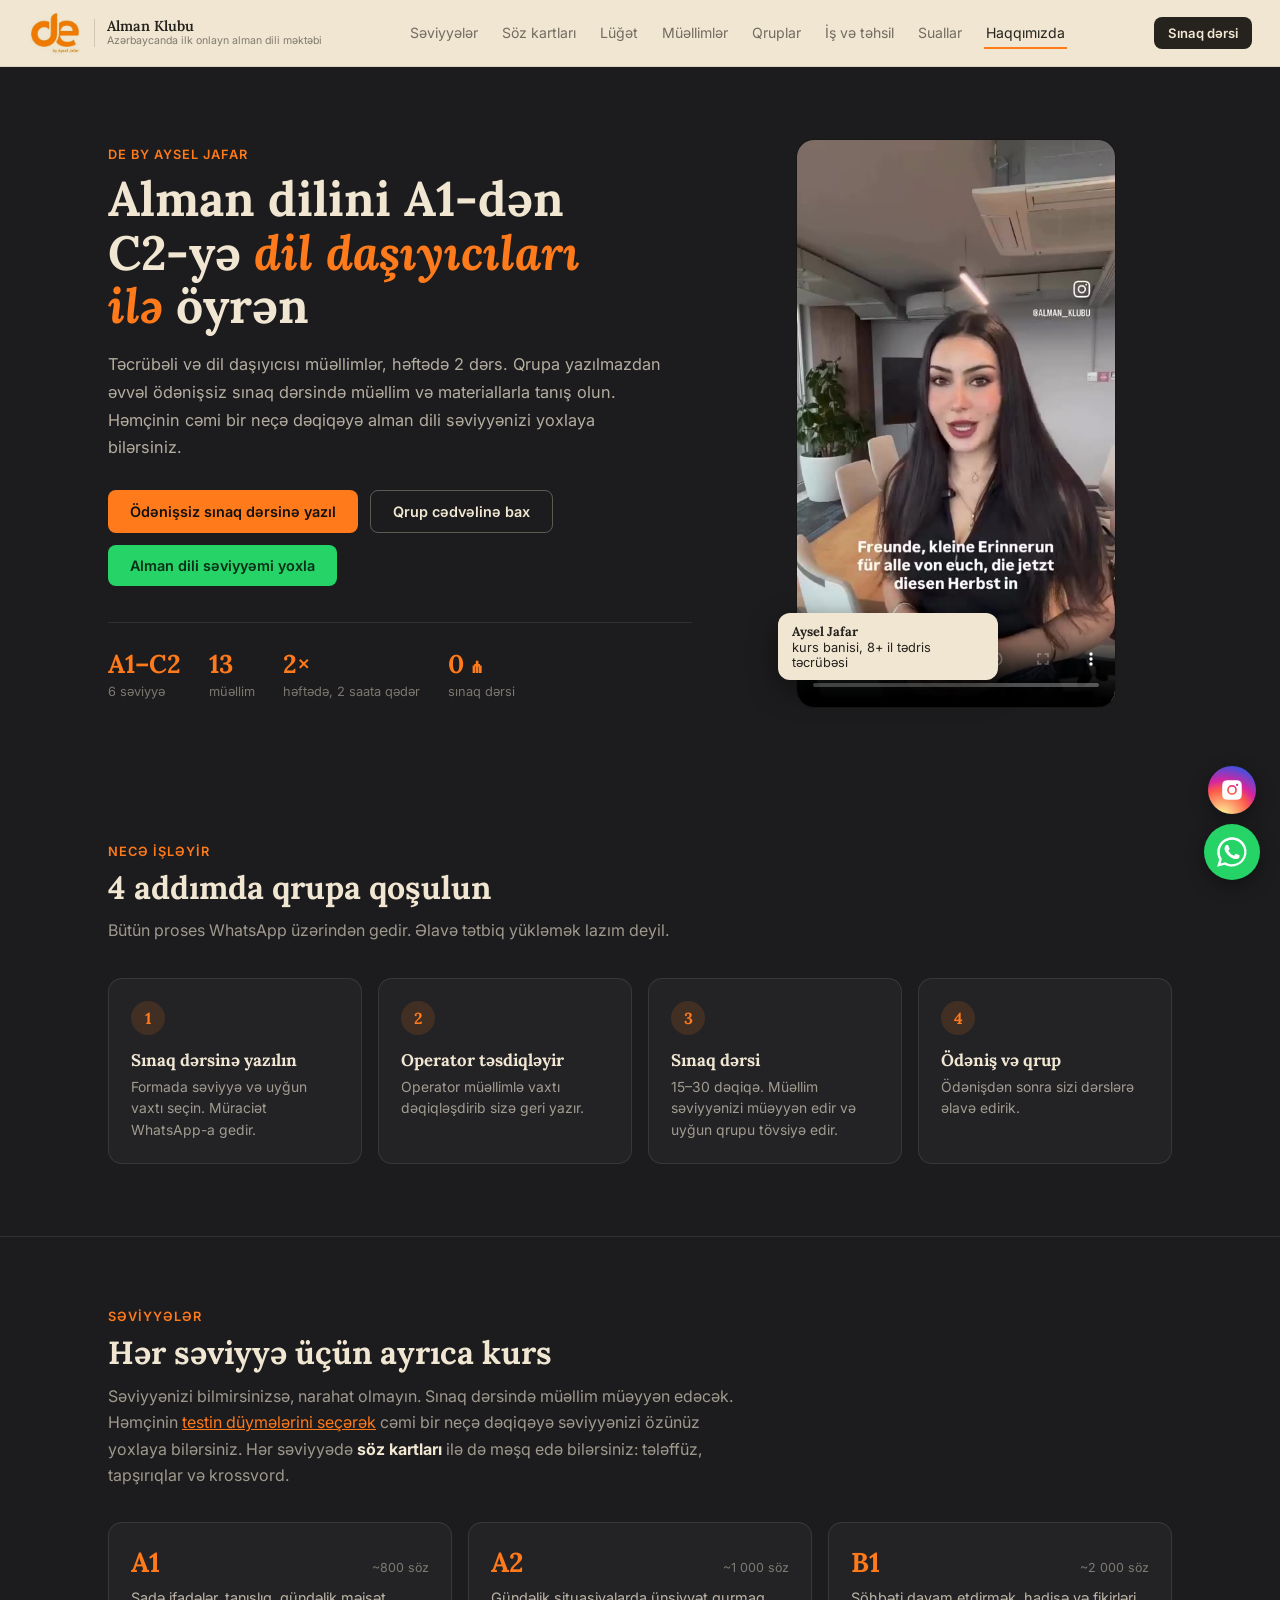
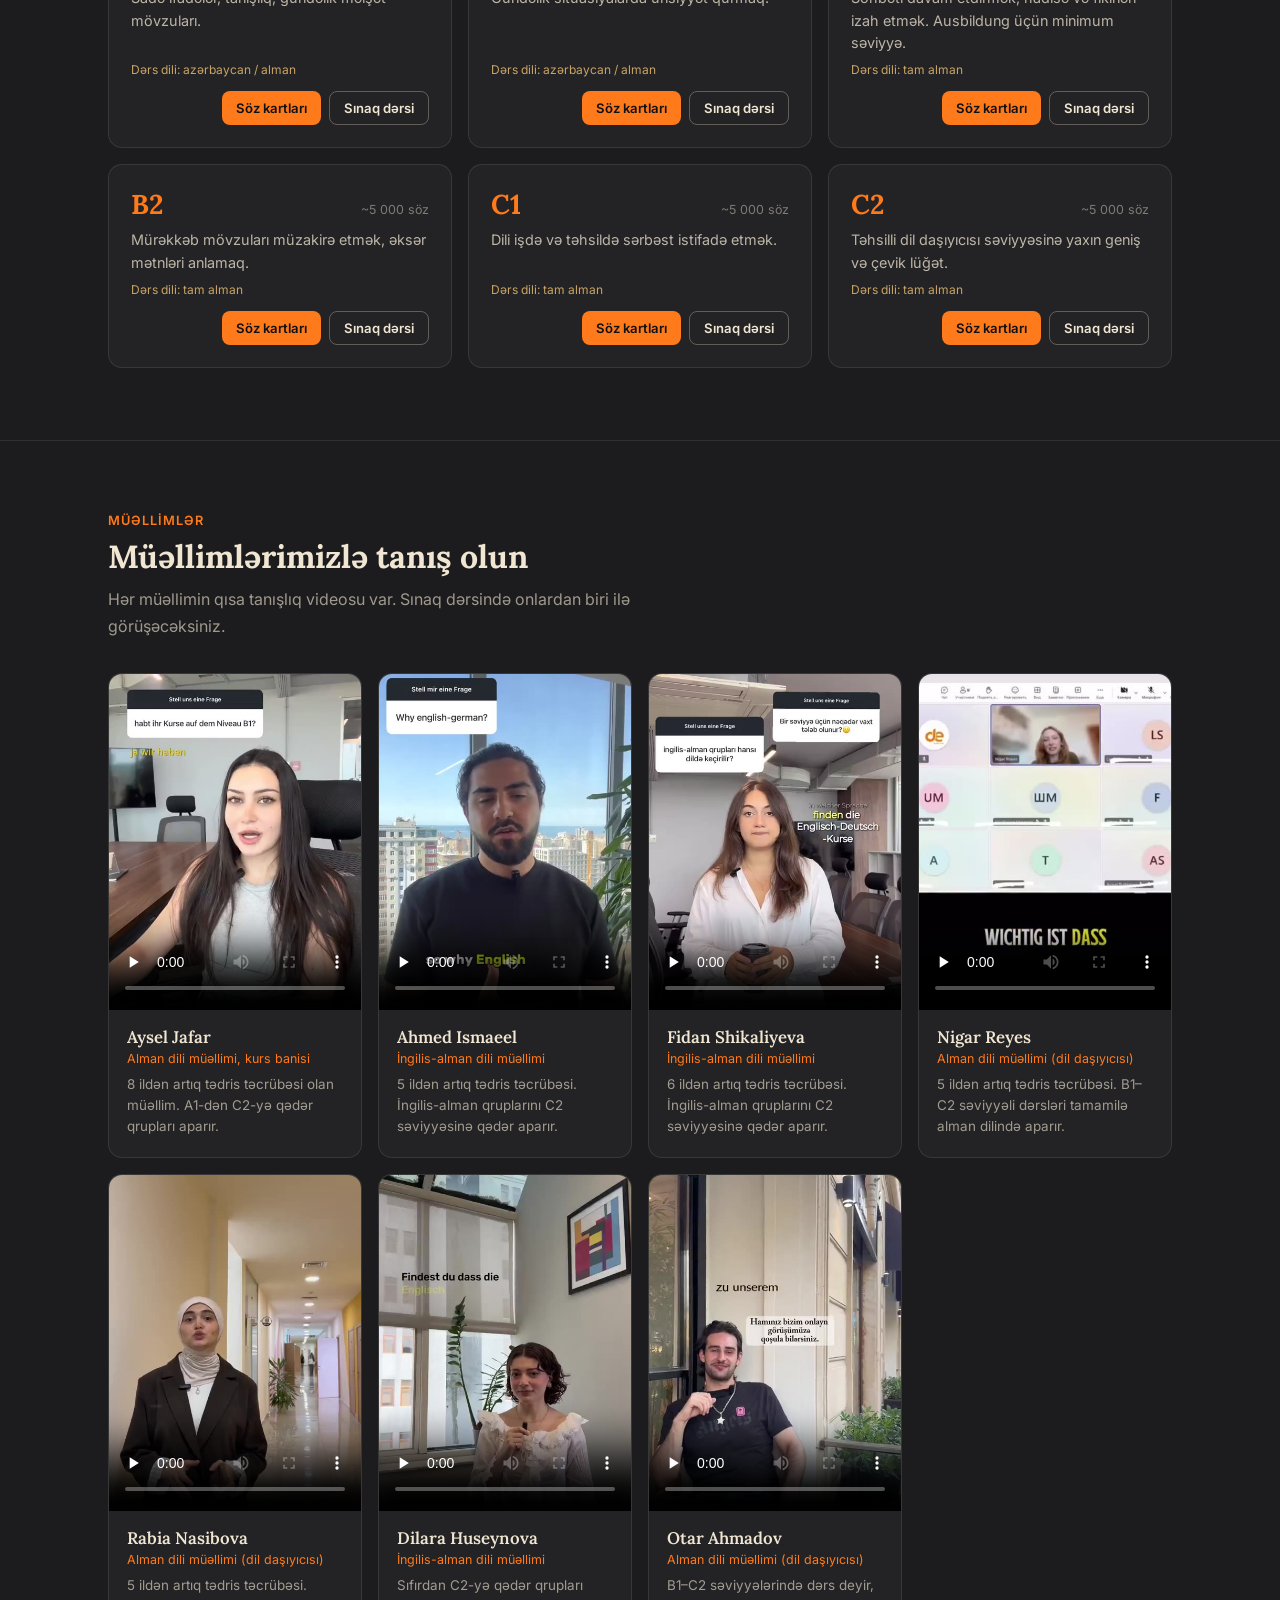
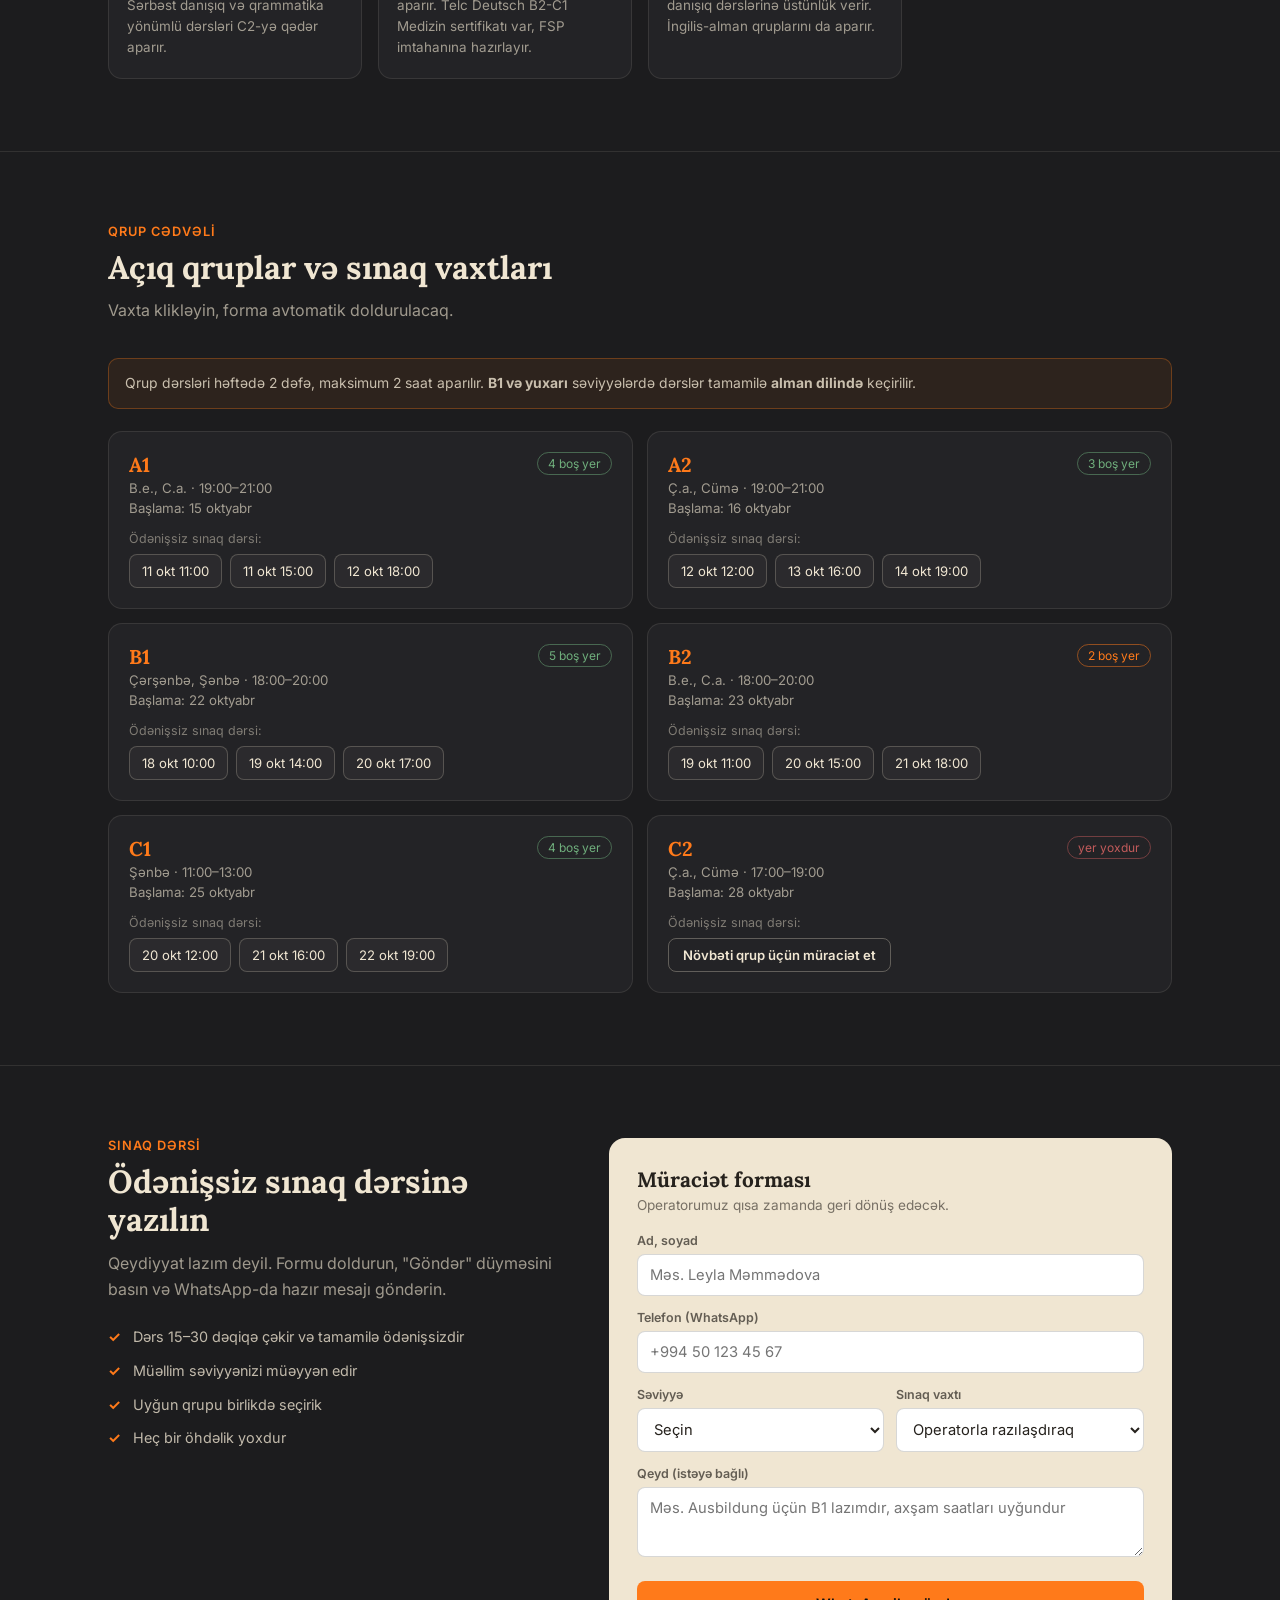
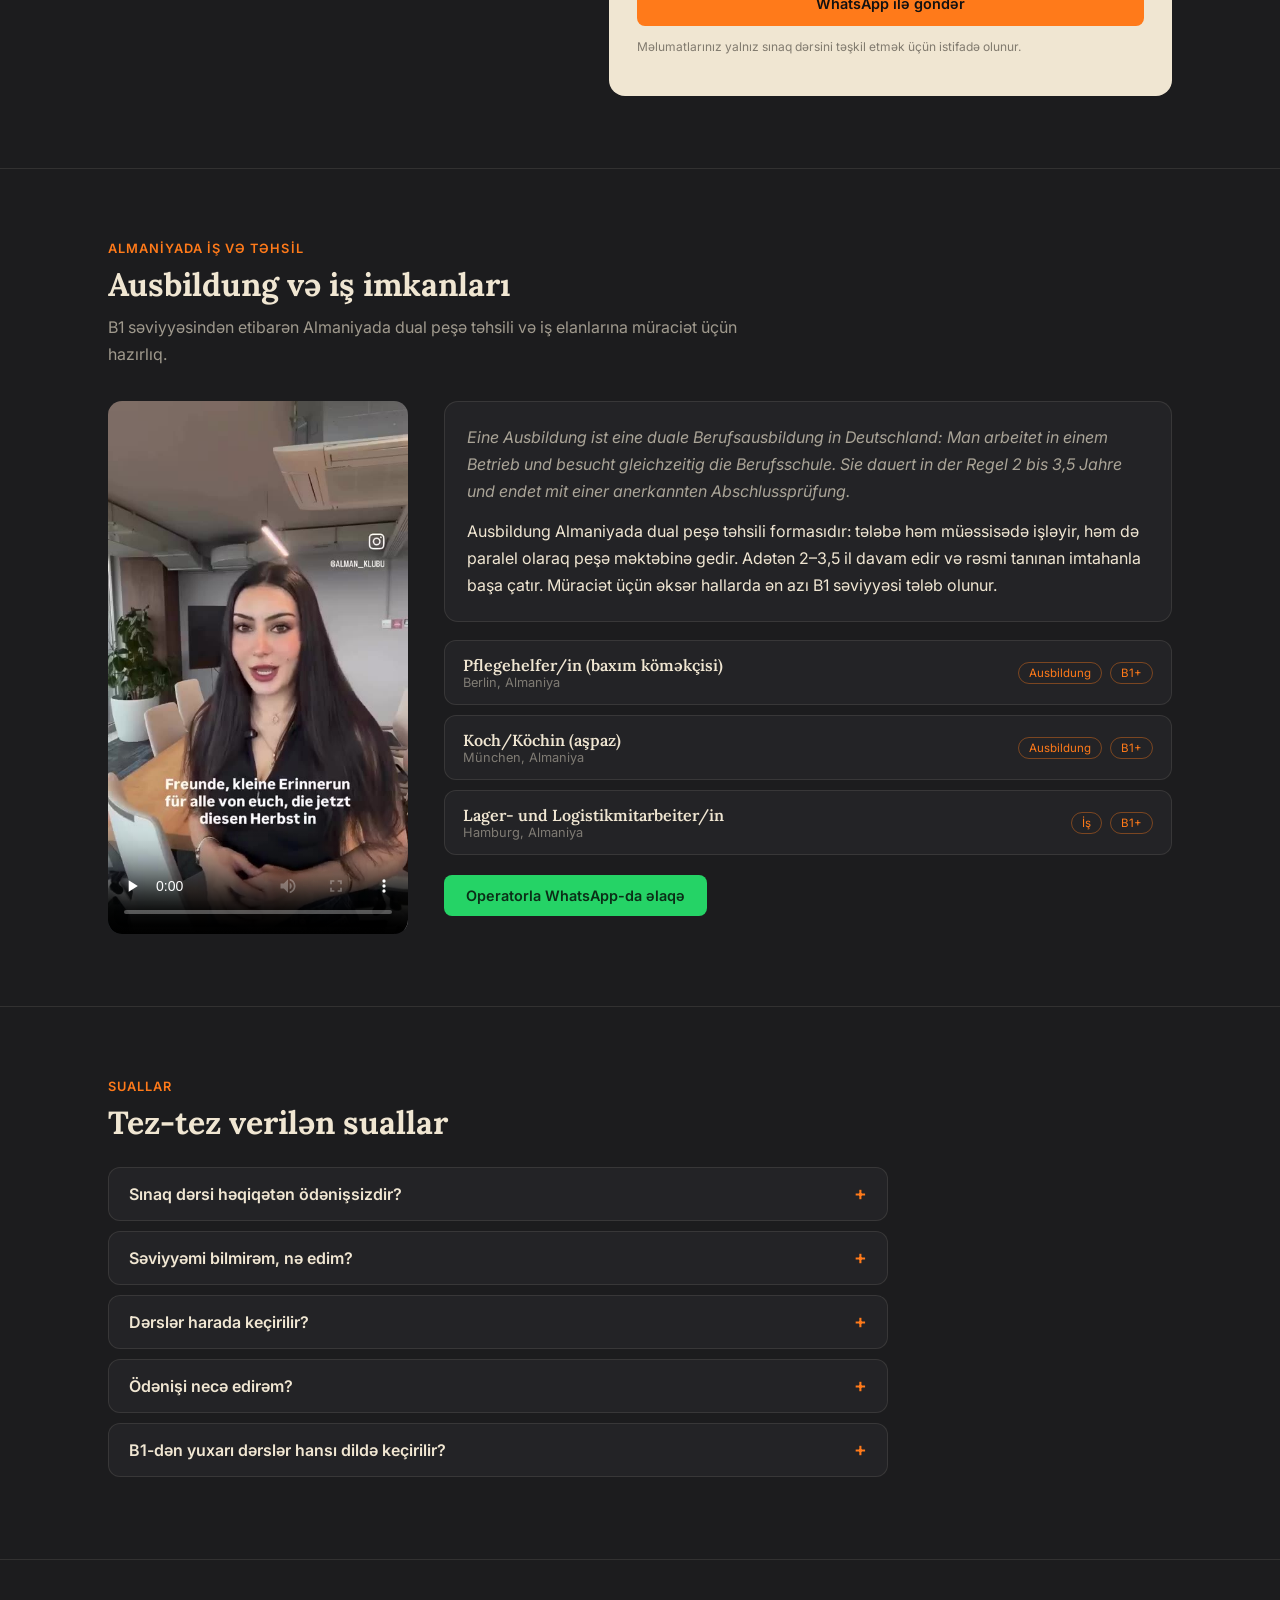
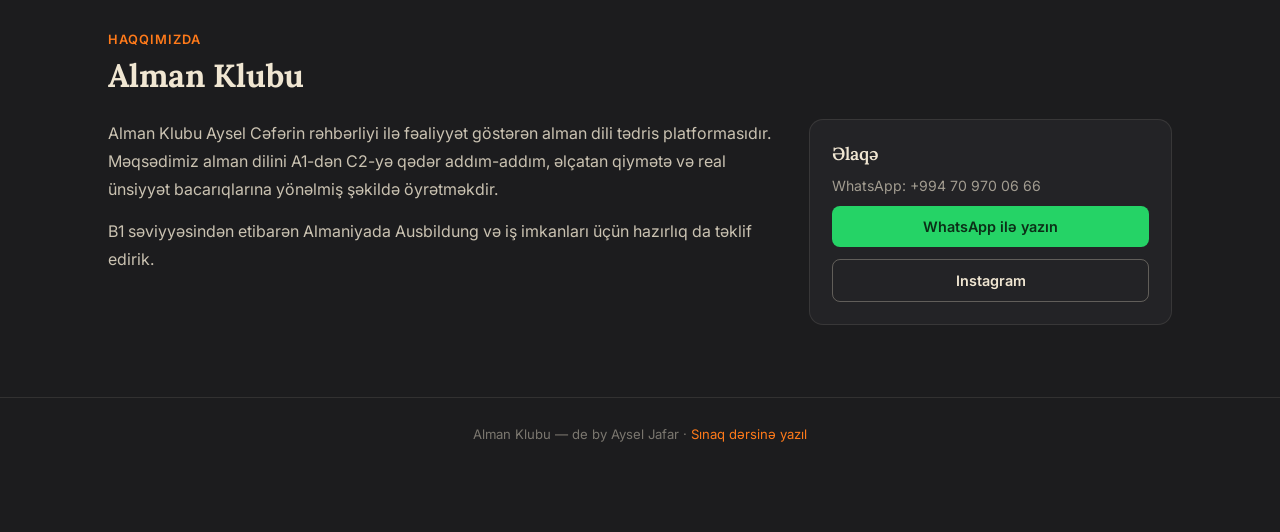
<file: index.html>
<!DOCTYPE html>
<html lang="az">
<head>
<meta charset="UTF-8">
<meta name="viewport" content="width=device-width, initial-scale=1.0">
<title>Alman Klubu — alman dilini A1-dən C2-yə öyrən</title>
<meta name="description" content="Alman Klubu — Azərbaycanda onlayn alman dili məktəbi. Kiçik qruplar, dil daşıyıcısı müəllimlər, ödənişsiz sınaq dərsi.">
<meta property="og:title" content="Alman Klubu — onlayn alman dili məktəbi">
<meta property="og:description" content="A1-dən C2-yə kiçik qruplarda canlı dərslər. Ödənişsiz sınaq dərsinə yazılın.">
<meta property="og:image" content="assets/logo-crop.jpg">
<link rel="icon" href="assets/logo-crop.jpg">
<link rel="preconnect" href="https://fonts.googleapis.com">
<link href="https://fonts.googleapis.com/css2?family=Lora:ital,wght@0,500;0,600;0,700;1,500&family=Inter:wght@400;500;600;700&display=swap" rel="stylesheet">
<style>
:root{
  --ink:#1C1C1E; --ink-deep:#111112; --panel:#232326; --panel-2:#2B2B2F;
  --parchment:#F0E6D2; --charcoal:#26221D;
  --orange:#FF7A1A; --orange-dim:#D9640F; --gold:#C9A464; --teal:#3F6E6E;
  --green:#6FAE7C; --red:#C25B5B;
  --line:rgba(240,230,210,0.10); --muted:rgba(240,230,210,0.62); --faint:rgba(240,230,210,0.45);
}
*{box-sizing:border-box}
html{scroll-behavior:smooth;scroll-padding-top:84px}
html,body{margin:0;padding:0}
body{background:var(--ink);color:var(--parchment);font-family:'Inter',Arial,sans-serif;-webkit-font-smoothing:antialiased;overflow-x:hidden}
h1,h2,h3,.serif{font-family:'Lora',Georgia,serif}
a{color:inherit;text-decoration:none}
button,input,select,textarea{font-family:inherit}
button{cursor:pointer}
img,video{max-width:100%}
.wrap{max-width:1120px;margin:0 auto;padding:0 28px}
@media (max-width:640px){.wrap{padding:0 16px}}

/* banner + topbar */
.discount-banner{display:block;background:linear-gradient(90deg,#E8833B,#FF7A1A,#E8833B);color:#2A1505;text-align:center;font-weight:700;font-size:.85rem;padding:9px 14px}
.topbar{position:sticky;top:0;z-index:50;background:var(--parchment);color:var(--charcoal);border-bottom:1px solid rgba(38,34,29,.1)}
.topbar-in{display:flex;align-items:center;justify-content:space-between;gap:16px;padding:10px 28px;max-width:1280px;margin:0 auto}
.brand{display:flex;align-items:center;gap:12px;flex-shrink:0}
.brand-logo{height:46px;width:auto;display:block;mix-blend-mode:multiply}
.brand-divider{width:1px;height:28px;background:rgba(38,34,29,.15)}
.brand-sub{font-size:.9rem;font-weight:600;font-family:'Lora',serif;line-height:1.2}
.brand-sub small{display:block;font-family:'Inter',sans-serif;font-weight:400;font-size:.66rem;color:rgba(38,34,29,.55)}
.topnav{display:flex;gap:20px;font-size:.88rem;color:rgba(38,34,29,.62)}
.topnav a{padding:6px 2px;border-bottom:2px solid transparent;white-space:nowrap;transition:color .15s,border-color .15s}
.topnav a:hover,.topnav a.active{color:var(--charcoal);border-bottom-color:var(--orange)}
@media (max-width:1020px){
  .topbar-in{flex-wrap:wrap;padding:10px 16px}
  .topnav{order:3;width:100%;overflow-x:auto;gap:18px;padding-bottom:2px;scrollbar-width:none}
  .topnav::-webkit-scrollbar{display:none}
  .brand-sub small{display:none}
}

/* buttons */
.btn{display:inline-flex;align-items:center;justify-content:center;gap:8px;border:none;border-radius:8px;padding:12px 22px;font-size:.9rem;font-weight:600;transition:background .15s,border-color .15s,color .15s,transform .1s}
.btn-primary{background:var(--orange);color:var(--ink-deep)}
.btn-primary:hover{background:var(--orange-dim)}
.btn-outline{background:transparent;border:1px solid rgba(240,230,210,.3);color:var(--parchment)}
.btn-outline:hover{border-color:var(--orange);color:var(--orange)}
.btn-dark{background:var(--charcoal);color:var(--parchment)}
.btn-dark:hover{background:#000}
.btn-sm{padding:8px 14px;font-size:.82rem}
.btn:active{transform:scale(.97)}
.btn-wa{background:#25D366;color:#0b2e17}
.btn-wa:hover{background:#1fb457}

/* sections */
section{padding:72px 0;border-top:1px solid var(--line)}
section:first-of-type{border-top:none}
.eyebrow{color:var(--orange);font-size:.8rem;letter-spacing:.08em;text-transform:uppercase;font-weight:600;margin-bottom:10px}
.section-title{font-size:2rem;margin:0 0 10px;line-height:1.2}
.section-lead{color:var(--muted);margin:0 0 34px;max-width:64ch;line-height:1.65}
@media (max-width:640px){section{padding:52px 0}.section-title{font-size:1.6rem}}

/* hero */
.hero{display:grid;grid-template-columns:1.15fr .85fr;gap:48px;align-items:center;padding:72px 0 64px}
.hero h1{font-size:3rem;line-height:1.12;margin:0 0 18px;max-width:16ch}
.hero h1 em{font-style:italic;color:var(--orange)}
.hero p{color:rgba(240,230,210,.72);line-height:1.7;max-width:56ch;margin:0 0 28px;font-size:1.02rem}
.hero-actions{display:flex;gap:12px;flex-wrap:wrap}
.hero-facts{display:flex;gap:28px;flex-wrap:wrap;margin-top:36px;padding-top:24px;border-top:1px solid var(--line)}
.fact b{display:block;font-family:'Lora',serif;font-size:1.6rem;color:var(--orange)}
.fact span{font-size:.8rem;color:var(--faint)}
.hero-media{position:relative;justify-self:center;width:100%;max-width:320px}
.hero-media video{width:100%;aspect-ratio:9/16;object-fit:cover;border-radius:18px;background:#000;display:block;border:1px solid var(--line)}
.hero-tag{position:absolute;left:-18px;bottom:28px;background:var(--parchment);color:var(--charcoal);border-radius:12px;padding:10px 14px;font-size:.8rem;box-shadow:0 10px 30px rgba(0,0,0,.4);max-width:220px}
.hero-tag b{font-family:'Lora',serif}
@media (max-width:860px){.hero{grid-template-columns:1fr;padding:44px 0}.hero h1{font-size:2.2rem}.hero-media{max-width:260px}.hero-tag{left:auto;right:-8px;bottom:auto;top:18px}}

/* steps */
.steps{display:grid;grid-template-columns:repeat(4,1fr);gap:16px;counter-reset:s}
.step{background:var(--panel);border:1px solid var(--line);border-radius:14px;padding:22px}
.step::before{counter-increment:s;content:counter(s);display:flex;align-items:center;justify-content:center;width:34px;height:34px;border-radius:50%;background:rgba(255,122,26,.14);color:var(--orange);font-family:'Lora',serif;font-weight:700;margin-bottom:14px}
.step h3{margin:0 0 6px;font-size:1.05rem}
.step p{margin:0;font-size:.87rem;color:var(--muted);line-height:1.55}
@media (max-width:860px){.steps{grid-template-columns:1fr 1fr}}
@media (max-width:520px){.steps{grid-template-columns:1fr}}

/* levels */
.level-grid{display:grid;grid-template-columns:repeat(3,1fr);gap:16px}
.level-card{background:var(--panel);border:1px solid var(--line);border-radius:14px;padding:22px;display:flex;flex-direction:column;gap:8px;transition:border-color .15s,background .15s}
.level-card:hover{border-color:rgba(255,122,26,.4);background:var(--panel-2)}
.level-top{display:flex;justify-content:space-between;align-items:baseline}
.level-code{font-family:'Lora',serif;font-size:1.7rem;font-weight:700;color:var(--orange)}
.level-meta{font-size:.78rem;color:var(--faint)}
.level-desc{font-size:.9rem;color:rgba(240,230,210,.75);line-height:1.55;flex:1}
.level-lang{font-size:.75rem;color:var(--gold)}
@media (max-width:860px){.level-grid{grid-template-columns:1fr 1fr}}
@media (max-width:520px){.level-grid{grid-template-columns:1fr}}

/* teachers */
.teacher-grid{display:grid;grid-template-columns:repeat(auto-fill,minmax(230px,1fr));gap:16px}
.teacher-card{background:var(--panel);border:1px solid var(--line);border-radius:14px;overflow:hidden;display:flex;flex-direction:column}
.teacher-video{width:100%;aspect-ratio:3/4;object-fit:cover;background:#000;display:block}
.teacher-body{padding:16px 18px 20px}
.teacher-name{font-family:'Lora',serif;font-weight:600;font-size:1.05rem}
.teacher-role{font-size:.78rem;color:var(--orange);margin:3px 0 8px}
.teacher-bio{font-size:.84rem;color:var(--muted);line-height:1.55;margin:0}

/* schedule */
.notice{background:rgba(255,122,26,.08);border:1px solid rgba(255,122,26,.3);border-radius:10px;padding:14px 16px;font-size:.87rem;color:rgba(240,230,210,.8);margin-bottom:22px;line-height:1.55}
.group-grid{display:grid;grid-template-columns:repeat(2,1fr);gap:14px}
.group-card{background:var(--panel);border:1px solid var(--line);border-radius:14px;padding:20px}
.group-head{display:flex;justify-content:space-between;align-items:flex-start;gap:10px;margin-bottom:12px}
.group-level{font-family:'Lora',serif;font-weight:700;font-size:1.25rem;color:var(--orange)}
.group-info{font-size:.83rem;color:var(--muted);margin-top:2px;line-height:1.5}
.seats{font-size:.75rem;border-radius:20px;padding:3px 10px;white-space:nowrap;border:1px solid rgba(111,174,124,.5);color:var(--green)}
.seats.low{border-color:rgba(255,122,26,.5);color:var(--orange)}
.seats.none{border-color:rgba(194,91,91,.5);color:var(--red)}
.slot-label{font-size:.78rem;color:var(--faint);margin-bottom:8px}
.slot-row{display:flex;gap:8px;flex-wrap:wrap}
.slot-btn{background:rgba(240,230,210,.04);border:1px solid rgba(240,230,210,.22);color:var(--parchment);border-radius:8px;padding:8px 12px;font-size:.82rem}
.slot-btn:hover,.slot-btn.on{border-color:var(--orange);color:var(--orange);background:rgba(255,122,26,.08)}
@media (max-width:760px){.group-grid{grid-template-columns:1fr}}

/* booking form */
.book{display:grid;grid-template-columns:.9fr 1.1fr;gap:40px;align-items:start}
.book-side h3{font-size:1.2rem;margin:0 0 12px}
.book-side ul{margin:0;padding:0;list-style:none;display:flex;flex-direction:column;gap:12px}
.book-side li{display:flex;gap:12px;font-size:.9rem;color:rgba(240,230,210,.78);line-height:1.5}
.book-side li span{color:var(--orange);font-weight:700}
.form-card{background:var(--parchment);color:var(--charcoal);border-radius:16px;padding:28px}
.form-card h3{margin:0 0 4px;font-size:1.3rem}
.form-card .sub{font-size:.85rem;color:rgba(38,34,29,.6);margin:0 0 20px}
.form-row{display:grid;grid-template-columns:1fr 1fr;gap:12px}
.field{margin-bottom:14px}
.field label{display:block;font-size:.78rem;font-weight:600;color:rgba(38,34,29,.7);margin-bottom:6px}
.field input,.field select,.field textarea{width:100%;background:#fff;border:1px solid rgba(38,34,29,.18);border-radius:8px;padding:11px 12px;color:var(--charcoal);font-size:.92rem}
.field textarea{resize:vertical;min-height:70px}
.field input:focus,.field select:focus,.field textarea:focus{outline:none;border-color:var(--orange);box-shadow:0 0 0 3px rgba(255,122,26,.18)}
.field.err input,.field.err select{border-color:var(--red)}
.field .hint{font-size:.72rem;color:var(--red);margin-top:4px;display:none}
.field.err .hint{display:block}
.form-card .btn{width:100%;margin-top:6px;padding:14px}
.form-note{font-size:.75rem;color:rgba(38,34,29,.55);margin-top:12px;line-height:1.5}
.form-ok{display:none;background:rgba(111,174,124,.16);border:1px solid var(--green);color:#24502e;border-radius:8px;padding:12px;font-size:.85rem;margin-top:12px}
@media (max-width:860px){.book{grid-template-columns:1fr}}
@media (max-width:480px){.form-row{grid-template-columns:1fr}.form-card{padding:22px 18px}}

/* pricing */
.pricing-grid{display:grid;grid-template-columns:repeat(6,1fr);gap:12px;margin-bottom:16px}
.price-card{background:var(--panel);border:1px solid var(--line);border-radius:14px;padding:20px 14px;text-align:center}
.p-level{font-family:'Lora',serif;font-size:1.3rem;font-weight:700;color:var(--orange)}
.price-old{text-decoration:line-through;color:var(--faint);font-size:.85rem;margin-top:6px}
.price-new{font-family:'Lora',serif;font-size:1.8rem;font-weight:700}
.price-new span{font-size:.78rem;font-weight:400;color:var(--faint)}
.bundle-grid{display:grid;grid-template-columns:1fr 1fr;gap:14px}
.bundle-card{background:linear-gradient(155deg,rgba(255,122,26,.16),rgba(255,122,26,.03));border:1px solid rgba(255,122,26,.35);border-radius:14px;padding:22px;display:flex;justify-content:space-between;align-items:center;gap:14px;flex-wrap:wrap}
.bundle-card .b-label{font-weight:600}
.bundle-card .b-sub{font-size:.8rem;color:var(--faint);margin-top:2px}
.b-price{font-family:'Lora',serif;font-size:2rem;font-weight:700;color:var(--orange)}
@media (max-width:960px){.pricing-grid{grid-template-columns:repeat(3,1fr)}}
@media (max-width:560px){.pricing-grid{grid-template-columns:repeat(2,1fr)}.bundle-grid{grid-template-columns:1fr}}

/* work-study */
.ws{display:grid;grid-template-columns:300px 1fr;gap:36px;align-items:start}
.ws video{width:100%;aspect-ratio:9/16;object-fit:cover;border-radius:14px;background:#000;display:block}
.bilingual{background:var(--panel);border:1px solid var(--line);border-radius:14px;padding:22px;margin-bottom:18px}
.bl-de{font-style:italic;color:rgba(240,230,210,.66);line-height:1.7;margin:0 0 12px}
.bl-az{line-height:1.7;margin:0}
.job-card{background:var(--panel);border:1px solid var(--line);border-radius:12px;padding:14px 18px;margin-bottom:10px;display:flex;justify-content:space-between;align-items:center;flex-wrap:wrap;gap:8px}
.job-title{font-family:'Lora',serif;font-weight:600}
.job-meta{font-size:.8rem;color:var(--faint)}
.job-tag{font-size:.72rem;border:1px solid rgba(255,122,26,.4);color:var(--orange);border-radius:20px;padding:3px 10px}
@media (max-width:760px){.ws{grid-template-columns:1fr}.ws video{max-width:260px}}

/* faq */
.faq{max-width:780px}
.faq details{background:var(--panel);border:1px solid var(--line);border-radius:12px;margin-bottom:10px}
.faq summary{padding:16px 20px;cursor:pointer;font-weight:600;list-style:none;display:flex;justify-content:space-between;gap:12px}
.faq summary::-webkit-details-marker{display:none}
.faq summary::after{content:'+';color:var(--orange);font-size:1.2rem;line-height:1}
.faq details[open] summary::after{content:'–'}
.faq details p{margin:0;padding:0 20px 18px;color:var(--muted);line-height:1.65;font-size:.92rem}

/* about / contact */
.about{display:grid;grid-template-columns:1.3fr .7fr;gap:28px}
.about p{line-height:1.75;color:rgba(240,230,210,.82);margin:0 0 14px}
.contact-card{background:var(--panel);border:1px solid var(--line);border-radius:14px;padding:22px;display:flex;flex-direction:column;gap:12px}
.contact-card .btn{width:100%}
@media (max-width:760px){.about{grid-template-columns:1fr}}

footer{border-top:1px solid var(--line);padding:28px 16px 90px;text-align:center;font-size:.82rem;color:var(--faint)}
footer a{color:var(--orange)}

/* floating */
.wa-float{position:fixed;right:20px;bottom:20px;z-index:90;width:56px;height:56px;border-radius:50%;background:#25D366;display:flex;align-items:center;justify-content:center;box-shadow:0 6px 18px rgba(0,0,0,.35)}
.wa-float svg{width:30px;height:30px;fill:#fff}
.ig-float{position:fixed;right:24px;bottom:86px;z-index:90;width:48px;height:48px;border-radius:50%;background:radial-gradient(circle at 30% 107%,#fdf497 0%,#fdf497 5%,#fd5949 45%,#d6249f 60%,#285AEB 90%);display:flex;align-items:center;justify-content:center;box-shadow:0 6px 18px rgba(0,0,0,.35)}
.ig-float svg{width:24px;height:24px;fill:#fff}
@media (max-width:520px){.wa-float{right:14px;bottom:14px;width:50px;height:50px}.ig-float{right:17px;bottom:74px;width:44px;height:44px}}

:focus-visible{outline:2px solid var(--orange);outline-offset:2px}
/* Black Friday */
.bf-bar{ position:relative; display:flex; justify-content:space-between; align-items:center; gap:18px; flex-wrap:wrap;
  margin:0 0 20px; padding:16px 22px; border-radius:14px; background:#0a0a0b; color:#f5efe3;
  border:1px solid transparent; background-image: linear-gradient(#0a0a0b,#0a0a0b), linear-gradient(90deg,#c9a24b,#ff7a18,#c9a24b);
  background-origin:border-box; background-clip:padding-box, border-box; box-shadow:0 10px 30px rgba(0,0,0,0.35); overflow:hidden; }
.bf-bar::after{ content:''; position:absolute; top:0; left:-40%; width:30%; height:100%;
  background:linear-gradient(100deg, transparent, rgba(255,215,140,0.10), transparent); animation:bfShine 4.5s ease-in-out infinite; pointer-events:none; }
@keyframes bfShine{ 0%{ left:-40%; } 60%,100%{ left:120%; } }
.bf-left{ display:flex; align-items:center; gap:12px; flex-wrap:wrap; }
.bf-label{ font-family:'Inter',sans-serif; font-weight:900; letter-spacing:0.14em; font-size:0.95rem; padding:6px 12px; border-radius:8px;
  background:linear-gradient(135deg,#ffcf6b,#ff7a18); color:#0a0a0b; }
.bf-text{ font-weight:700; font-size:1rem; }
.bf-until{ font-size:0.8rem; color:#c9a24b; border:1px solid rgba(201,162,75,0.5); padding:3px 9px; border-radius:20px; }
.bf-timer{ display:flex; gap:8px; }
.bf-timer div{ min-width:52px; text-align:center; padding:6px 6px 4px; border-radius:9px; background:#18181b; border:1px solid rgba(201,162,75,0.35); }
.bf-timer b{ display:block; font-size:1.2rem; font-weight:800; color:#ffcf6b; font-variant-numeric:tabular-nums; line-height:1.1; }
.bf-timer small{ font-size:0.62rem; color:rgba(245,239,227,0.55); text-transform:uppercase; letter-spacing:0.08em; }
@media (max-width:600px){ .bf-bar{ padding:14px; justify-content:center; text-align:center; } .bf-left{ justify-content:center; } .bf-timer div{ min-width:46px; } }
.bf-wrap{ padding-top:22px; }
a.bf-link{ text-decoration:none; cursor:pointer; }
a.bf-link:hover{ box-shadow:0 10px 34px rgba(201,162,75,0.25); }
a.bf-link{ color:#f5efe3; }
.bf-wrap .bf-bar{ color:#f5efe3; }
</style>
<!-- Meta Pixel Code -->
<script>
!function(f,b,e,v,n,t,s)
{if(f.fbq)return;n=f.fbq=function(){n.callMethod?
n.callMethod.apply(n,arguments):n.queue.push(arguments)};
if(!f._fbq)f._fbq=n;n.push=n;n.loaded=!0;n.version='2.0';
n.queue=[];t=b.createElement(e);t.async=!0;
t.src=v;s=b.getElementsByTagName(e)[0];
s.parentNode.insertBefore(t,s)}(window, document,'script',
'https://connect.facebook.net/en_US/fbevents.js');
fbq('init', '2188467241881743');
fbq('track', 'PageView');
document.addEventListener('DOMContentLoaded', function () {
  var p = location.pathname;
  if (p.indexOf('/kartlar/lesson') === 0) fbq('track', 'ViewContent', {content_name: 'Söz kartları — dərs'});
  else if (p.indexOf('/kartlar/course') === 0) fbq('track', 'ViewContent', {content_name: 'Söz kartları — kurs'});
  else if (p.indexOf('/kartlar/dictionary') === 0) fbq('track', 'ViewContent', {content_name: 'Lüğət'});
  document.addEventListener('click', function (e) {
    var a = e.target.closest && e.target.closest('a, button');
    if (!a) return;
    var t = (a.textContent || '').toLowerCase();
    var h = (a.getAttribute('href') || '').toLowerCase();
    if (t.indexOf('satın al') !== -1 || t.indexOf('satin al') !== -1) fbq('track', 'InitiateCheckout', {content_name: 'Söz kartları'});
    else if (h.indexOf('wa.me') !== -1 || h.indexOf('whatsapp') !== -1) fbq('track', 'Contact');
  }, true);
});
</script>
<noscript><img height="1" width="1" style="display:none"
src="https://www.facebook.com/tr?id=2188467241881743&ev=PageView&noscript=1"
/></noscript>
<!-- End Meta Pixel Code -->
</head>
<body>

<a class="discount-banner" href="#qiymetler" data-pricing>🍂 Payız endirimi — bu ay bütün səviyyələrdə aşağı qiymətlər! Qiymətlərə baxın →</a>

<header class="topbar">
  <div class="topbar-in">
    <a class="brand" href="#top">
      <img class="brand-logo" src="assets/logo-crop.jpg" alt="de by Aysel Jafar">
      <div class="brand-divider"></div>
      <div class="brand-sub">Alman Klubu<small>Azərbaycanda ilk onlayn alman dili məktəbi</small></div>
    </a>
    <nav class="topnav" id="topnav">
      <a href="#seviyyeler">Səviyyələr</a>
      <a href="kartlar/index.html">Söz kartları</a>
      <a href="kartlar/dictionary.html">Lüğət</a>
      <a href="#muellimler">Müəllimlər</a>
      <a href="#cedvel">Qruplar</a>
      <a href="#qiymetler" data-pricing>Qiymətlər</a>
      <a href="#is-tehsil">İş və təhsil</a>
      <a href="#faq">Suallar</a>
      <a href="#haqqimizda">Haqqımızda</a>
    </nav>
    <a class="btn btn-dark btn-sm" href="#sinaq">Sınaq dərsi</a>
  </div>
</header>

<main id="top">
  <!-- BLACK FRIDAY -->
  <div class="wrap bf-wrap" id="bf-main">
    <a class="bf-bar bf-link" href="kartlar/index.html" title="Söz kartlarının qiymətləri">
      <div class="bf-left">
        <span class="bf-label">BLACK FRIDAY</span>
        <span class="bf-text">Bütün səviyyələrin söz kartlarına 45%-ə qədər endirim</span>
        <span class="bf-until">3 dekabr tarixinədək</span>
      </div>
      <div class="bf-timer" data-until="2026-12-03T23:59:59">
        <div><b data-u="d">0</b><small>gün</small></div>
        <div><b data-u="h">00</b><small>saat</small></div>
        <div><b data-u="m">00</b><small>dəq</small></div>
        <div><b data-u="s">00</b><small>san</small></div>
      </div>
    </a>
  </div>
  <script>
  (function(){
    var box=document.getElementById('bf-main'); if(!box) return;
    var t=box.querySelector('.bf-timer');
    function tick(){
      var ms=new Date(t.dataset.until)-new Date();
      if(ms<0){ box.remove(); clearInterval(iv); return; }
      var d=Math.floor(ms/864e5); ms-=d*864e5; var h=Math.floor(ms/36e5); ms-=h*36e5;
      var m=Math.floor(ms/6e4); ms-=m*6e4; var s=Math.floor(ms/1e3);
      function set(k,v){ t.querySelector('[data-u="'+k+'"]').textContent=v; }
      set('d',d); set('h',String(h).padStart(2,'0')); set('m',String(m).padStart(2,'0')); set('s',String(s).padStart(2,'0'));
    }
    var iv=setInterval(tick,1000); tick();
  })();
  </script>
  <!-- HERO -->
  <div class="wrap">
    <div class="hero">
      <div>
        <div class="eyebrow">de by Aysel Jafar</div>
        <h1>Alman dilini A1-dən C2-yə <em>dil daşıyıcıları ilə</em> öyrən</h1>
                <p>Təcrübəli və dil daşıyıcısı müəllimlər, həftədə 2 dərs. Qrupa yazılmazdan əvvəl ödənişsiz sınaq dərsində müəllim və materiallarla tanış olun. Həmçinin cəmi bir neçə dəqiqəyə alman dili səviyyənizi yoxlaya bilərsiniz.</p>
        <div class="hero-actions">
          <a class="btn btn-primary" href="#sinaq">Ödənişsiz sınaq dərsinə yazıl</a>
          <a class="btn btn-outline" href="#cedvel">Qrup cədvəlinə bax</a>
          <a class="btn btn-wa" data-wa="test" target="_blank" rel="noopener">Alman dili səviyyəmi yoxla</a>
        </div>
        <div class="hero-facts">
          <div class="fact"><b>A1–C2</b><span>6 səviyyə</span></div>
                    <div class="fact"><b>13</b><span>müəllim</span></div>
          <div class="fact"><b>2×</b><span>həftədə, 2 saata qədər</span></div>
          <div class="fact"><b>0 ₼</b><span>sınaq dərsi</span></div>
        </div>
      </div>
      <div class="hero-media">
        <video src="assets/video/teacher-2.mp4" poster="assets/video/teacher-2-poster.jpg" controls playsinline preload="none"></video>
        <div class="hero-tag"><b>Aysel Jafar</b><br>kurs banisi, 8+ il tədris təcrübəsi</div>
      </div>
    </div>
  </div>

  <!-- HOW IT WORKS -->
  <section>
    <div class="wrap">
      <div class="eyebrow">Necə işləyir</div>
      <h2 class="section-title">4 addımda qrupa qoşulun</h2>
      <p class="section-lead">Bütün proses WhatsApp üzərindən gedir. Əlavə tətbiq yükləmək lazım deyil.</p>
      <div class="steps">
        <div class="step"><h3>Sınaq dərsinə yazılın</h3><p>Formada səviyyə və uyğun vaxtı seçin. Müraciət WhatsApp-a gedir.</p></div>
        <div class="step"><h3>Operator təsdiqləyir</h3><p>Operator müəllimlə vaxtı dəqiqləşdirib sizə geri yazır.</p></div>
        <div class="step"><h3>Sınaq dərsi</h3><p>15–30 dəqiqə. Müəllim səviyyənizi müəyyən edir və uyğun qrupu tövsiyə edir.</p></div>
        <div class="step"><h3>Ödəniş və qrup</h3><p>Ödənişdən sonra sizi dərslərə əlavə edirik.</p></div>
      </div>
    </div>
  </section>

  <!-- LEVELS -->
  <section id="seviyyeler">
    <div class="wrap">
      <div class="eyebrow">Səviyyələr</div>
      <h2 class="section-title">Hər səviyyə üçün ayrıca kurs</h2>
      <p class="section-lead">Səviyyənizi bilmirsinizsə, narahat olmayın. Sınaq dərsində müəllim müəyyən edəcək. Həmçinin <a data-wa="test" target="_blank" rel="noopener" style="color:var(--orange);text-decoration:underline">testin düymələrini seçərək</a> cəmi bir neçə dəqiqəyə səviyyənizi özünüz yoxlaya bilərsiniz. Hər səviyyədə <b style="color:var(--parchment)">söz kartları</b> ilə də məşq edə bilərsiniz: tələffüz, tapşırıqlar və krossvord.</p>
      <div class="level-grid" id="level-grid"></div>
    </div>
  </section>

  <!-- TEACHERS -->
  <section id="muellimler">
    <div class="wrap">
      <div class="eyebrow">Müəllimlər</div>
      <h2 class="section-title">Müəllimlərimizlə tanış olun</h2>
      <p class="section-lead">Hər müəllimin qısa tanışlıq videosu var. Sınaq dərsində onlardan biri ilə görüşəcəksiniz.</p>
      <div class="teacher-grid" id="teacher-grid"></div>
    </div>
  </section>

  <!-- SCHEDULE -->
  <section id="cedvel">
    <div class="wrap">
      <div class="eyebrow">Qrup cədvəli</div>
      <h2 class="section-title">Açıq qruplar və sınaq vaxtları</h2>
      <p class="section-lead">Vaxta klikləyin, forma avtomatik doldurulacaq.</p>
      <div class="notice">Qrup dərsləri həftədə 2 dəfə, maksimum 2 saat aparılır. <b>B1 və yuxarı</b> səviyyələrdə dərslər tamamilə <b>alman dilində</b> keçirilir.</div>
      <div class="group-grid" id="group-grid"></div>
    </div>
  </section>

  <!-- BOOKING -->
  <section id="sinaq">
    <div class="wrap">
      <div class="book">
        <div class="book-side">
          <div class="eyebrow">Sınaq dərsi</div>
          <h2 class="section-title">Ödənişsiz sınaq dərsinə yazılın</h2>
          <p class="section-lead" style="margin-bottom:24px">Qeydiyyat lazım deyil. Formu doldurun, "Göndər" düyməsini basın və WhatsApp-da hazır mesajı göndərin.</p>
          <ul>
            <li><span>✓</span>Dərs 15–30 dəqiqə çəkir və tamamilə ödənişsizdir</li>
            <li><span>✓</span>Müəllim səviyyənizi müəyyən edir</li>
            <li><span>✓</span>Uyğun qrupu birlikdə seçirik</li>
            <li><span>✓</span>Heç bir öhdəlik yoxdur</li>
          </ul>
        </div>
        <form class="form-card" id="trial-form" novalidate>
          <h3>Müraciət forması</h3>
          <p class="sub">Operatorumuz qısa zamanda geri dönüş edəcək.</p>
          <div class="field" id="f-name">
            <label for="name">Ad, soyad</label>
            <input id="name" name="name" autocomplete="name" placeholder="Məs. Leyla Məmmədova">
            <div class="hint">Adınızı yazın</div>
          </div>
          <div class="field" id="f-phone">
            <label for="phone">Telefon (WhatsApp)</label>
            <input id="phone" name="phone" type="tel" autocomplete="tel" placeholder="+994 50 123 45 67">
            <div class="hint">Düzgün nömrə yazın</div>
          </div>
          <div class="form-row">
            <div class="field" id="f-level">
              <label for="level">Səviyyə</label>
              <select id="level" name="level"></select>
              <div class="hint">Səviyyə seçin</div>
            </div>
            <div class="field">
              <label for="slot">Sınaq vaxtı</label>
              <select id="slot" name="slot"></select>
            </div>
          </div>
          <div class="field">
            <label for="note">Qeyd (istəyə bağlı)</label>
            <textarea id="note" name="note" placeholder="Məs. Ausbildung üçün B1 lazımdır, axşam saatları uyğundur"></textarea>
          </div>
          <a class="btn btn-primary" id="wa-send" href="https://api.whatsapp.com/send?phone=994709700666" target="_blank" rel="noopener">WhatsApp ilə göndər</a>
          <div class="form-ok" id="form-ok">WhatsApp yeni pəncərədə açıldı. Hazır mesajı göndərməyi unutmayın.</div>
          <p class="form-note">Məlumatlarınız yalnız sınaq dərsini təşkil etmək üçün istifadə olunur.</p>
        </form>
      </div>
    </div>
  </section>

  <!-- PRICING -->
  <section id="qiymetler" data-pricing>
    <div class="wrap">
      <div class="eyebrow">Qiymətlər</div>
      <h2 class="section-title">Aylıq qiymətlər</h2>
      <p class="section-lead">Payız endirimi ilə. Ödəniş sınaq dərsindən sonra, qrup təsdiqlənəndə edilir.</p>
      <div class="pricing-grid" id="pricing-grid"></div>
      <div class="bundle-grid" id="bundle-grid"></div>
    </div>
  </section>

  <!-- WORK & STUDY -->
  <section id="is-tehsil">
    <div class="wrap">
      <div class="eyebrow">Almaniyada iş və təhsil</div>
      <h2 class="section-title">Ausbildung və iş imkanları</h2>
      <p class="section-lead">B1 səviyyəsindən etibarən Almaniyada dual peşə təhsili və iş elanlarına müraciət üçün hazırlıq.</p>
      <div class="ws">
        <video src="assets/video/teacher-2.mp4" poster="assets/video/teacher-2-poster.jpg" controls playsinline preload="none"></video>
        <div>
          <div class="bilingual">
            <p class="bl-de" id="aus-de"></p>
            <p class="bl-az" id="aus-az"></p>
          </div>
          <div id="job-list"></div>
          <a class="btn btn-wa" style="margin-top:10px" data-wa="Salam! Ausbildung / iş imkanları haqqında məlumat almaq istəyirəm." target="_blank" rel="noopener">Operatorla WhatsApp-da əlaqə</a>
        </div>
      </div>
    </div>
  </section>

  <!-- FAQ -->
  <section id="faq">
    <div class="wrap">
      <div class="eyebrow">Suallar</div>
      <h2 class="section-title">Tez-tez verilən suallar</h2>
      <div class="faq" style="margin-top:24px">
        <details><summary>Sınaq dərsi həqiqətən ödənişsizdir?</summary><p>Bəli. 15–30 dəqiqəlik sınaq dərsi tamamilə ödənişsizdir və heç bir öhdəlik yaratmır.</p></details>
                <details><summary>Səviyyəmi bilmirəm, nə edim?</summary><p>Formada "Bilmirəm" seçin. Müəllim sınaq dərsində səviyyənizi müəyyən edib uyğun qrupu tövsiyə edəcək. Həmçinin aşağıdakı düyməyə basaraq cəmi bir neçə dəqiqəyə testdən keçə və səviyyənizi öyrənə bilərsiniz.<br><a class="btn btn-wa btn-sm" data-wa="test" target="_blank" rel="noopener" style="margin-top:10px">Alman dili səviyyəmi yoxla</a></p></details>
        <details><summary>Dərslər harada keçirilir?</summary><p>Dərslər yalnız onlayn keçirilir.</p></details>
        <details><summary>Ödənişi necə edirəm?</summary><p>Sınaq dərsindən sonra operator sizə ödəniş rekvizitlərini göndərir. Ödənişdən sonra sizi qrupa əlavə edirik.</p></details>
        <details><summary>B1-dən yuxarı dərslər hansı dildə keçirilir?</summary><p>B1 və yuxarı səviyyələrdə dərslər tamamilə alman dilində keçirilir. İngilis-alman qrupları da mövcuddur.</p></details>
      </div>
    </div>
  </section>

  <!-- ABOUT -->
  <section id="haqqimizda">
    <div class="wrap">
      <div class="eyebrow">Haqqımızda</div>
      <h2 class="section-title">Alman Klubu</h2>
      <div class="about" style="margin-top:24px">
        <div>
          <p>Alman Klubu Aysel Cəfərin rəhbərliyi ilə fəaliyyət göstərən alman dili tədris platformasıdır. Məqsədimiz alman dilini A1-dən C2-yə qədər addım-addım, əlçatan qiymətə və real ünsiyyət bacarıqlarına yönəlmiş şəkildə öyrətməkdir.</p>
          <p>B1 səviyyəsindən etibarən Almaniyada Ausbildung və iş imkanları üçün hazırlıq da təklif edirik.</p>
        </div>
        <div class="contact-card">
          <div class="serif" style="font-size:1.1rem;font-weight:600">Əlaqə</div>
          <div style="font-size:.88rem;color:var(--muted)">WhatsApp: <span id="wa-number"></span></div>
          <a class="btn btn-wa" data-wa="Salam! Alman Klubu haqqında sualım var." target="_blank" rel="noopener">WhatsApp ilə yazın</a>
          <a class="btn btn-outline" id="ig-link" target="_blank" rel="noopener">Instagram</a>
        </div>
      </div>
    </div>
  </section>
</main>

<footer>
  Alman Klubu — de by Aysel Jafar · <a href="#sinaq">Sınaq dərsinə yazıl</a>
</footer>

<a class="ig-float" id="ig-float" target="_blank" rel="noopener" aria-label="Instagram"><svg viewBox="0 0 24 24"><path d="M12 2.2c3.2 0 3.6 0 4.8.1 1.2.1 1.8.2 2.2.4.6.2 1 .5 1.4.9.4.4.7.8.9 1.4.2.4.4 1.1.4 2.2.1 1.3.1 1.6.1 4.8s0 3.6-.1 4.8c-.1 1.2-.2 1.8-.4 2.2-.2.6-.5 1-.9 1.4-.4.4-.8.7-1.4.9-.4.2-1.1.4-2.2.4-1.3.1-1.6.1-4.8.1s-3.6 0-4.8-.1c-1.2-.1-1.8-.2-2.2-.4-.6-.2-1-.5-1.4-.9-.4-.4-.7-.8-.9-1.4-.2-.4-.4-1.1-.4-2.2C2.2 15.6 2.2 15.2 2.2 12s0-3.6.1-4.8c.1-1.2.2-1.8.4-2.2.2-.6.5-1 .9-1.4.4-.4.8-.7 1.4-.9.4-.2 1.1-.4 2.2-.4C8.4 2.2 8.8 2.2 12 2.2zm0 4.9a4.9 4.9 0 100 9.8 4.9 4.9 0 000-9.8zm0 8.1a3.2 3.2 0 110-6.4 3.2 3.2 0 010 6.4zm5.1-9.4a1.1 1.1 0 100 2.3 1.1 1.1 0 000-2.3z"/></svg></a>
<a class="wa-float" data-wa="Salam! Alman Klubu haqqında məlumat almaq istəyirəm." target="_blank" rel="noopener" aria-label="WhatsApp"><svg viewBox="0 0 24 24"><path d="M17.5 14.4c-.3-.1-1.8-.9-2-1-.3-.1-.5-.1-.7.1-.2.3-.8 1-.9 1.2-.2.2-.3.2-.6.1-.3-.1-1.3-.5-2.4-1.5-.9-.8-1.5-1.8-1.7-2.1-.2-.3 0-.5.1-.6l.4-.5c.1-.2.2-.3.3-.5.1-.2 0-.4 0-.5l-.9-2.2c-.2-.6-.5-.5-.7-.5h-.6c-.2 0-.5.1-.8.4-.3.3-1 1-1 2.5s1.1 2.9 1.2 3.1c.1.2 2.1 3.2 5.1 4.5.7.3 1.3.5 1.7.6.7.2 1.4.2 1.9.1.6-.1 1.8-.7 2-1.4.2-.7.2-1.3.2-1.4-.1-.2-.3-.3-.6-.4zM12 21.8c-1.8 0-3.5-.5-5-1.4l-.4-.2-3.7 1 1-3.6-.2-.4c-1-1.6-1.5-3.4-1.5-5.2 0-5.4 4.4-9.8 9.8-9.8 2.6 0 5.1 1 6.9 2.9 1.8 1.8 2.9 4.3 2.9 6.9 0 5.4-4.4 9.8-9.8 9.8zm8.4-18.2C18.1 1.4 15.2.2 12 .2 5.5.2.2 5.5.2 12c0 2.1.5 4.1 1.6 5.9L.1 23.8l6-1.6c1.7.9 3.7 1.4 5.7 1.4 6.5 0 11.8-5.3 11.8-11.8 0-3.2-1.2-6.1-3.5-8.3z"/></svg></a>

<script>
/* =====================================================================
   KONFİQURASİYA — məzmunu yalnız bu blokda dəyişin
   ===================================================================== */
const CONFIG = {
  whatsapp: '994709700666',             // operator nömrəsi (beynəlxalq format, + olmadan)
  whatsappDisplay: '+994 70 970 06 66',
  instagram: 'https://www.instagram.com/alman__klubu',
  currency: '$',
  showPricing: false,   // true edin: qiymətlər, endirim banneri və menyu linki geri gəlir
  // Google Sheets cədvəli (Share → "Anyone with the link: Viewer" olmalıdır)
  scheduleSheetId: '1XnSe2OYbLnY4lOTMnNhuixrRhWPJlnPQbKPJ2zFSMkM',
};

const LEVELS = [
  { id:'A1', words:'~800 söz',    desc:'Sadə ifadələr, tanışlıq, gündəlik məişət mövzuları.', lang:'Dərs dili: azərbaycan / alman' },
  { id:'A2', words:'~1 000 söz',  desc:'Gündəlik situasiyalarda ünsiyyət qurmaq.',             lang:'Dərs dili: azərbaycan / alman' },
  { id:'B1', words:'~2 000 söz',  desc:'Söhbəti davam etdirmək, hadisə və fikirləri izah etmək. Ausbildung üçün minimum səviyyə.', lang:'Dərs dili: tam alman' },
  { id:'B2', words:'~5 000 söz',  desc:'Mürəkkəb mövzuları müzakirə etmək, əksər mətnləri anlamaq.', lang:'Dərs dili: tam alman' },
  { id:'C1', words:'~5 000 söz',  desc:'Dili işdə və təhsildə sərbəst istifadə etmək.',       lang:'Dərs dili: tam alman' },
  { id:'C2', words:'~5 000 söz', desc:'Təhsilli dil daşıyıcısı səviyyəsinə yaxın geniş və çevik lüğət.', lang:'Dərs dili: tam alman' },
];

const TEACHERS = [
  { name:'Aysel Jafar',       role:'Alman dili müəllimi, kurs banisi',       bio:'8 ildən artıq tədris təcrübəsi olan müəllim. A1-dən C2-yə qədər qrupları aparır.', video:'teacher-aysel' },
  { name:'Ahmed Ismaeel',     role:'İngilis-alman dili müəllimi',            bio:'5 ildən artıq tədris təcrübəsi. İngilis-alman qruplarını C2 səviyyəsinə qədər aparır.', video:'teacher-ahmen' },
  { name:'Fidan Shikaliyeva', role:'İngilis-alman dili müəllimi',            bio:'6 ildən artıq tədris təcrübəsi. İngilis-alman qruplarını C2 səviyyəsinə qədər aparır.', video:'teacher-fidan' },
  { name:'Nigar Reyes',       role:'Alman dili müəllimi (dil daşıyıcısı)',   bio:'5 ildən artıq tədris təcrübəsi. B1–C2 səviyyəli dərsləri tamamilə alman dilində aparır.', video:'teacher-nigar' },
  { name:'Rabia Nasibova',    role:'Alman dili müəllimi (dil daşıyıcısı)',   bio:'5 ildən artıq tədris təcrübəsi. Sərbəst danışıq və qrammatika yönümlü dərsləri C2-yə qədər aparır.', video:'teacher-5' },
  { name:'Dilara Huseynova',  role:'İngilis-alman dili müəllimi',            bio:'Sıfırdan C2-yə qədər qrupları aparır. Telc Deutsch B2-C1 Medizin sertifikatı var, FSP imtahanına hazırlayır.', video:'teacher-dilara' },
  { name:'Otar Ahmadov',      role:'Alman dili müəllimi (dil daşıyıcısı)',   bio:'B1–C2 səviyyələrində dərs deyir, danışıq dərslərinə üstünlük verir. İngilis-alman qruplarını da aparır.', video:'teacher-otar' },
];

/* Ehtiyat cədvəl — Google Sheets oxunmasa göstərilir. Əsas cədvəl Google Sheets-dədir. */
let GROUPS = [
  { level:'A1', days:'B.e., C.a.',      time:'19:00–21:00', start:'15 oktyabr', seats:4, slots:['11 okt 11:00','11 okt 15:00','12 okt 18:00'] },
  { level:'A2', days:'Ç.a., Cümə',      time:'19:00–21:00', start:'16 oktyabr', seats:3, slots:['12 okt 12:00','13 okt 16:00','14 okt 19:00'] },
  { level:'B1', days:'Çərşənbə, Şənbə', time:'18:00–20:00', start:'22 oktyabr', seats:5, slots:['18 okt 10:00','19 okt 14:00','20 okt 17:00'] },
  { level:'B2', days:'B.e., C.a.',      time:'18:00–20:00', start:'23 oktyabr', seats:2, slots:['19 okt 11:00','20 okt 15:00','21 okt 18:00'] },
  { level:'C1', days:'Şənbə',           time:'11:00–13:00', start:'25 oktyabr', seats:4, slots:['20 okt 12:00','21 okt 16:00','22 okt 19:00'] },
  { level:'C2', days:'Ç.a., Cümə',      time:'17:00–19:00', start:'28 oktyabr', seats:0, slots:[] },
];

const PRICING = {
  perLevel: { A1:{old:18,price:10}, A2:{old:23,price:15}, B1:{old:28,price:20}, B2:{old:33,price:25}, C1:{old:38,price:30}, C2:{old:43,price:35} },
  bundles: [
    { label:'6 aylıq abunə', sub:'bütün səviyyələr', price:88 },
    { label:'1 illik abunə', sub:'bütün səviyyələr', price:71 },
  ],
};

const AUSBILDUNG = {
  de:'Eine Ausbildung ist eine duale Berufsausbildung in Deutschland: Man arbeitet in einem Betrieb und besucht gleichzeitig die Berufsschule. Sie dauert in der Regel 2 bis 3,5 Jahre und endet mit einer anerkannten Abschlussprüfung.',
  az:'Ausbildung Almaniyada dual peşə təhsili formasıdır: tələbə həm müəssisədə işləyir, həm də paralel olaraq peşə məktəbinə gedir. Adətən 2–3,5 il davam edir və rəsmi tanınan imtahanla başa çatır. Müraciət üçün əksər hallarda ən azı B1 səviyyəsi tələb olunur.',
};
const JOBS = [
  { title:'Pflegehelfer/in (baxım köməkçisi)', level:'B1+', location:'Berlin, Almaniya',  type:'Ausbildung' },
  { title:'Koch/Köchin (aşpaz)',               level:'B1+', location:'München, Almaniya', type:'Ausbildung' },
  { title:'Lager- und Logistikmitarbeiter/in', level:'B1+', location:'Hamburg, Almaniya', type:'İş' },
];

/* =====================================================================
   RENDER
   ===================================================================== */
const $ = s => document.querySelector(s);
const esc = s => String(s).replace(/[&<>"']/g, c => ({'&':'&amp;','<':'&lt;','>':'&gt;','"':'&quot;',"'":'&#39;'}[c]));
// wa.me yönləndirməsi emojiləri pozur, ona görə birbaşa api.whatsapp.com və emojisiz mətn
const waUrl = text => 'https://api.whatsapp.com/send?phone=' + CONFIG.whatsapp + '&text=' + encodeURIComponent(text);

$('#level-grid').innerHTML = LEVELS.map(l => {
  const p = PRICING.perLevel[l.id];
  return `<div class="level-card">
    <div class="level-top"><div class="level-code">${l.id}</div><div class="level-meta">${l.words}</div></div>
    <div class="level-desc">${esc(l.desc)}</div>
    <div class="level-lang">${esc(l.lang)}</div>
    <div style="display:flex;justify-content:space-between;align-items:center;margin-top:6px">
      <span style="font-size:.85rem;color:var(--muted)">${CONFIG.showPricing && p ? p.price + ' ' + CONFIG.currency + ' / ay' : ''}</span>
      <div style="display:flex;gap:8px;flex-wrap:wrap;justify-content:flex-end">
        <a class="btn btn-primary btn-sm" href="kartlar/course.html?level=${l.id.toLowerCase()}">Söz kartları</a>
        <a class="btn btn-outline btn-sm" href="#sinaq" data-pick-level="${l.id}">Sınaq dərsi</a>
      </div>
    </div>
  </div>`;
}).join('');

$('#teacher-grid').innerHTML = TEACHERS.map(t => `
  <div class="teacher-card">
    <video class="teacher-video" src="assets/video/${t.video}.mp4" poster="assets/video/${t.video}-poster.jpg" controls playsinline preload="none"></video>
    <div class="teacher-body">
      <div class="teacher-name">${esc(t.name)}</div>
      <div class="teacher-role">${esc(t.role)}</div>
      <p class="teacher-bio">${esc(t.bio)}</p>
    </div>
  </div>`).join('');

function renderGroups(){
  $('#group-grid').innerHTML = GROUPS.map(g => {
    const cls = g.seats === 0 ? 'none' : g.seats <= 2 ? 'low' : '';
    const seatTxt = g.seats === 0 ? 'yer yoxdur' : g.seats + ' boş yer';
    const slots = g.seats > 0 && g.slots.length
      ? g.slots.map(s => `<button type="button" class="slot-btn" data-level="${esc(g.level)}" data-slot="${esc(s)}">${esc(s)}</button>`).join('')
      : `<a class="btn btn-outline btn-sm" href="#sinaq" data-pick-level="${esc(g.level)}">Növbəti qrup üçün müraciət et</a>`;
    return `<div class="group-card">
      <div class="group-head">
        <div>
          <div class="group-level">${esc(g.level)}</div>
          <div class="group-info">${esc(g.days)} · ${esc(g.time)}<br>Başlama: ${esc(g.start)}</div>
        </div>
        <span class="seats ${cls}">${seatTxt}</span>
      </div>
      <div class="slot-label">Ödənişsiz sınaq dərsi:</div>
      <div class="slot-row">${slots}</div>
    </div>`;
  }).join('');
}
renderGroups();

/* ---- Google Sheets-dən canlı cədvəl ---- */
function parseCSV(text){
  const rows = []; let row = [], cell = '', q = false;
  for (let i = 0; i < text.length; i++){
    const c = text[i];
    if (q){ if (c === '"'){ if (text[i+1] === '"'){ cell += '"'; i++; } else q = false; } else cell += c; }
    else if (c === '"') q = true;
    else if (c === ','){ row.push(cell); cell = ''; }
    else if (c === '\n' || c === '\r'){ if (c === '\r' && text[i+1] === '\n') i++; row.push(cell); rows.push(row); row = []; cell = ''; }
    else cell += c;
  }
  if (cell || row.length){ row.push(cell); rows.push(row); }
  return rows.filter(r => r.some(v => v.trim()));
}
async function loadScheduleFromSheet(){
  if (!CONFIG.scheduleSheetId) return;
  try{
    const url = 'https://docs.google.com/spreadsheets/d/' + CONFIG.scheduleSheetId + '/gviz/tq?tqx=out:csv&_=' + Date.now();
    const res = await fetch(url, { cache:'no-store' });
    if (!res.ok) throw new Error(res.status);
    const rows = parseCSV(await res.text());
    const head = rows.shift().map(h => h.trim().toLowerCase());
    const col = name => head.findIndex(h => h.startsWith(name));
    const C = { level:col('səviyyə'), days:col('günlər'), time:col('saat'), start:col('başlama'), seats:col('boş'), slots:col('sınaq'), active:col('aktiv') };
    if (C.level < 0) throw new Error('Səviyyə sütunu tapılmadı');
    const get = (r, k) => (C[k] >= 0 ? (r[C[k]] || '') : '').trim();
    const list = rows.map(r => ({
      level: get(r,'level'), days: get(r,'days'), time: get(r,'time'), start: get(r,'start'),
      seats: parseInt(get(r,'seats'), 10) || 0,
      slots: get(r,'slots').split(';').map(x => x.trim()).filter(Boolean),
      active: !/^(xeyr|yox|no|0)$/i.test(get(r,'active')),
    })).filter(g => g.level && g.active);
    if (!list.length) throw new Error('boş cədvəl');
    GROUPS = list;
    renderGroups();
    fillSlots(levelSel.value, slotSel.value);
  }catch(e){ console.warn('Cədvəl Google Sheets-dən oxunmadı, ehtiyat cədvəl göstərilir:', e); }
}

if (!CONFIG.showPricing) document.querySelectorAll('[data-pricing]').forEach(el => el.remove());

if (CONFIG.showPricing){
$('#pricing-grid').innerHTML = LEVELS.map(l => {
  const p = PRICING.perLevel[l.id];
  return `<div class="price-card">
    <div class="p-level">${l.id}</div>
    <div class="price-old">${p.old} ${CONFIG.currency}</div>
    <div class="price-new">${p.price} ${CONFIG.currency} <span>/ ay</span></div>
  </div>`;
}).join('');
$('#bundle-grid').innerHTML = PRICING.bundles.map(b => `
  <div class="bundle-card">
    <div><div class="b-label">${esc(b.label)}</div><div class="b-sub">${esc(b.sub)}</div></div>
    <div class="b-price">${b.price} ${CONFIG.currency}</div>
  </div>`).join('');
}

$('#aus-de').textContent = AUSBILDUNG.de;
$('#aus-az').textContent = AUSBILDUNG.az;
$('#job-list').innerHTML = JOBS.map(j => `
  <div class="job-card">
    <div><div class="job-title">${esc(j.title)}</div><div class="job-meta">${esc(j.location)}</div></div>
    <div style="display:flex;gap:8px"><span class="job-tag">${j.type}</span><span class="job-tag">${j.level}</span></div>
  </div>`).join('');

$('#wa-number').textContent = CONFIG.whatsappDisplay;
$('#ig-link').href = CONFIG.instagram;
$('#ig-float').href = CONFIG.instagram;
document.querySelectorAll('[data-wa]').forEach(a => a.href = waUrl(a.dataset.wa));

/* =====================================================================
   SINAQ DƏRSİ FORMASI → WhatsApp
   ===================================================================== */
const levelSel = $('#level'), slotSel = $('#slot');
levelSel.innerHTML = '<option value="">Seçin</option>' +
  LEVELS.map(l => `<option value="${l.id}">${l.id}</option>`).join('') +
  '<option value="?">Bilmirəm (müəllim müəyyən etsin)</option>';

function fillSlots(level, chosen){
  const g = GROUPS.find(x => x.level === level);
  const list = g && g.seats > 0 ? g.slots : [];
  slotSel.innerHTML = '<option value="">Operatorla razılaşdıraq</option>' +
    list.map(s => `<option value="${esc(s)}">${esc(s)}</option>`).join('');
  if (chosen) slotSel.value = chosen;
}
levelSel.addEventListener('change', () => fillSlots(levelSel.value));
fillSlots('');
loadScheduleFromSheet();

function pick(level, slot){
  levelSel.value = level;
  fillSlots(level, slot);
  document.querySelectorAll('.slot-btn').forEach(b => b.classList.toggle('on', b.dataset.level === level && b.dataset.slot === slot));
  $('#f-level').classList.remove('err');
  $('#sinaq').scrollIntoView();
  setTimeout(() => $('#name').focus({preventScroll:true}), 400);
}
document.addEventListener('click', e => {
  const s = e.target.closest('.slot-btn');
  if (s){ pick(s.dataset.level, s.dataset.slot); return; }
  const l = e.target.closest('[data-pick-level]');
  if (l){ e.preventDefault(); pick(l.dataset.pickLevel, ''); }
});

function buildTrialUrl(){
  const name = $('#name').value.trim();
  const phone = $('#phone').value.trim();
  const digits = phone.replace(/\D/g, '');
  const level = levelSel.value;
  const okName = name.length >= 2, okPhone = digits.length >= 9, okLevel = !!level;
  $('#f-name').classList.toggle('err', !okName);
  $('#f-phone').classList.toggle('err', !okPhone);
  $('#f-level').classList.toggle('err', !okLevel);
  if (!(okName && okPhone && okLevel)) return null;

  const slot = slotSel.value;
  const note = $('#note').value.trim();
  const g = GROUPS.find(x => x.level === level);
  const lines = [
    'Hallo! Ödənişsiz sınaq dərsinə yazılmaq istəyirəm.',
    '',
    'Ad: ' + name,
    'Telefon: ' + phone,
    'Səviyyə: ' + (level === '?' ? 'bilmirəm' : level),
    'Sınaq vaxtı: ' + (slot || 'operatorla razılaşdıraq'),
  ];
  if (g && level !== '?') lines.push('Qrup: ' + g.days + ' ' + g.time + ', başlama ' + g.start);
  if (note) lines.push('Qeyd: ' + note);
  lines.push('', '(alman-klubu sayt forması)');
  return waUrl(lines.join('\n'));
}

/* Düymə adi <a> linkidir: brauzer onu popup kimi bloklamır.
   Klik anında href hazır mesajla yenilənir, sonra link öz-özünə açılır. */
$('#wa-send').addEventListener('click', e => {
  const url = buildTrialUrl();
  if (!url){ e.preventDefault(); return; }
  e.currentTarget.href = url;
  $('#form-ok').style.display = 'block';
});
$('#trial-form').addEventListener('submit', e => {
  e.preventDefault();
  if (buildTrialUrl()) $('#wa-send').focus();
});

/* aktiv bölməni naviqasiyada işarələ */
const navLinks = [...document.querySelectorAll('#topnav a')];
const io = new IntersectionObserver(entries => {
  entries.forEach(en => {
    if (!en.isIntersecting) return;
    navLinks.forEach(a => a.classList.toggle('active', a.getAttribute('href') === '#' + en.target.id));
  });
}, { rootMargin:'-45% 0px -50% 0px' });
navLinks.forEach(a => { const h = a.getAttribute('href'); if (!h.startsWith('#')) return; const s = document.querySelector(h); if (s) io.observe(s); });
</script>
</body>
</html>
</file>
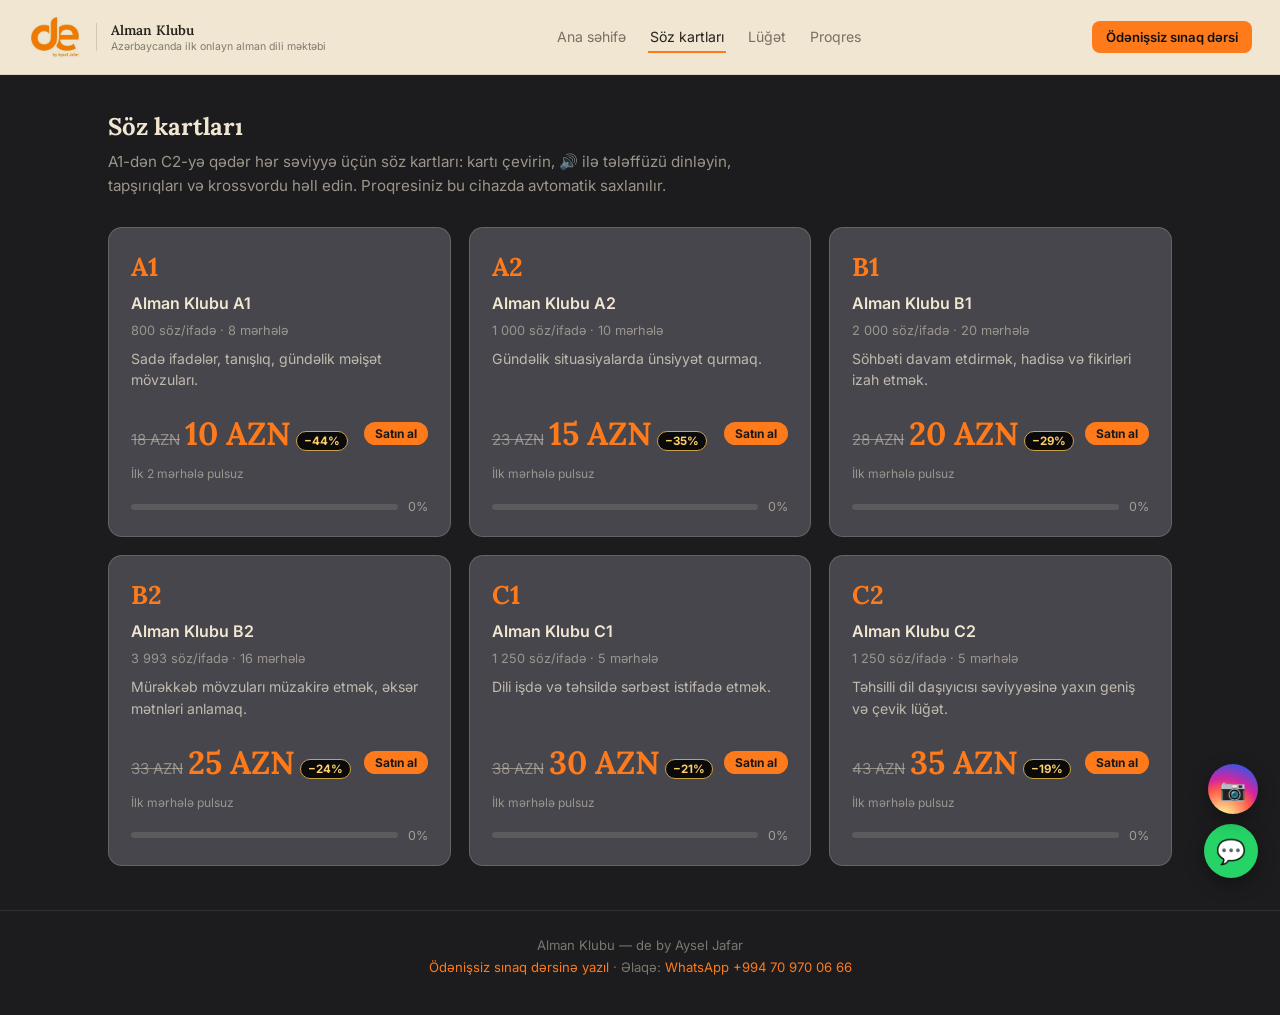
<file: kartlar/index.html>
<!DOCTYPE html>
<html lang="az">
<head>
<meta charset="UTF-8">
<meta name="viewport" content="width=device-width, initial-scale=1.0">
<title>Söz kartları — Alman Klubu</title>
<link rel="preconnect" href="https://fonts.googleapis.com">
<link href="https://fonts.googleapis.com/css2?family=Lora:ital,wght@0,500;0,600;0,700;1,500&family=Inter:wght@400;500;600;700&display=swap" rel="stylesheet">
<link rel="icon" href="../assets/logo-crop.jpg">
<link rel="stylesheet" href="css/styles.css">
<!-- Meta Pixel Code -->
<script>
!function(f,b,e,v,n,t,s)
{if(f.fbq)return;n=f.fbq=function(){n.callMethod?
n.callMethod.apply(n,arguments):n.queue.push(arguments)};
if(!f._fbq)f._fbq=n;n.push=n;n.loaded=!0;n.version='2.0';
n.queue=[];t=b.createElement(e);t.async=!0;
t.src=v;s=b.getElementsByTagName(e)[0];
s.parentNode.insertBefore(t,s)}(window, document,'script',
'https://connect.facebook.net/en_US/fbevents.js');
fbq('init', '2188467241881743');
fbq('track', 'PageView');
document.addEventListener('DOMContentLoaded', function () {
  var p = location.pathname;
  if (p.indexOf('/kartlar/lesson') === 0) fbq('track', 'ViewContent', {content_name: 'Söz kartları — dərs'});
  else if (p.indexOf('/kartlar/course') === 0) fbq('track', 'ViewContent', {content_name: 'Söz kartları — kurs'});
  else if (p.indexOf('/kartlar/dictionary') === 0) fbq('track', 'ViewContent', {content_name: 'Lüğət'});
  document.addEventListener('click', function (e) {
    var a = e.target.closest && e.target.closest('a, button');
    if (!a) return;
    var t = (a.textContent || '').toLowerCase();
    var h = (a.getAttribute('href') || '').toLowerCase();
    if (t.indexOf('satın al') !== -1 || t.indexOf('satin al') !== -1) fbq('track', 'InitiateCheckout', {content_name: 'Söz kartları'});
    else if (h.indexOf('wa.me') !== -1 || h.indexOf('whatsapp') !== -1) fbq('track', 'Contact');
  }, true);
});
</script>
<noscript><img height="1" width="1" style="display:none"
src="https://www.facebook.com/tr?id=2188467241881743&ev=PageView&noscript=1"
/></noscript>
<!-- End Meta Pixel Code -->
</head>
<body>

<div class="topbar">
  <a class="brand" href="../index.html">
    <img class="brand-logo" src="../assets/logo-crop.jpg" alt="de by Aysel Jafar">
    <div class="brand-divider"></div>
    <div class="brand-sub">Alman Klubu<small>Azərbaycanda ilk onlayn alman dili məktəbi</small></div>
  </a>
  <div class="topnav">
    <a href="../index.html">Ana səhifə</a>
    <a href="index.html">Söz kartları</a>
    <a href="dictionary.html">Lüğət</a>
    <a href="progress.html">Proqres</a>
  </div>
  <div class="topbar-right"><a class="btn btn-primary btn-sm" href="../index.html#sinaq">Ödənişsiz sınaq dərsi</a></div>
</div>

<div class="wrap">
  <div class="section" style="padding-top:36px;">
    <h1 class="section-title serif">Söz kartları</h1>
    <p class="section-lead">A1-dən C2-yə qədər hər səviyyə üçün söz kartları: kartı çevirin, 🔊 ilə tələffüzü dinləyin, tapşırıqları və krossvordu həll edin. Proqresiniz bu cihazda avtomatik saxlanılır.</p>
    <div id="promo-slot"></div>
    <div class="level-grid" id="level-grid"></div>
  </div>
</div>

<div class="site-footer">Alman Klubu — de by Aysel Jafar</div>

<script src="js/data.js"></script>
<script src="js/words-a1.js"></script>
<script src="js/words-a2.js"></script>
<script src="js/words-b1.js"></script>
<script src="js/words-b2.js"></script>
<script src="js/words-c1.js"></script>
<script src="js/words-c2.js"></script>
<script src="js/app.js"></script>
<script>
  document.getElementById('promo-slot').innerHTML = promoBannerHtml();
  const grid = document.getElementById('level-grid');
  grid.innerHTML = COURSES.map(c => {
    const prog = getCourseProgress(c.id);
    const done = c.stages.filter(l => prog.completed[l.id]).length;
    const pct = c.stages.length ? Math.round((done / c.stages.length) * 100) : 0;
    return `
      <a class="level-card" href="course.html?level=${c.id}" style="text-decoration:none;">
        <div class="level-code">${c.code}</div>
        <div class="level-name">${c.title}</div>
        <div class="level-meta">${c.wordRange}</div>
        <div class="level-desc">${c.description}</div>
        <div class="level-price-row">${hasActiveSubscription(c.id)
          ? '<span class="price-open">✅ Bütün mərhələlər açıqdır</span>'
          : `<span>${priceHtml(c.id)}</span><span class="buy-btn" data-buy="${c.id}">Satın al</span>`}</div>
        <div class="level-free-note">${hasActiveSubscription(c.id) ? '' : (c.id === 'a1' ? 'İlk 2 mərhələ pulsuz' : 'İlk mərhələ pulsuz')}</div>
        <div class="level-progress-row">
          <div class="bar-track"><div class="bar-fill" style="width:${pct}%"></div></div>
          <span>${pct}%</span>
        </div>
      </a>
    `;
  }).join('');
  grid.querySelectorAll('[data-buy]').forEach(b => b.addEventListener('click', e => {
    e.preventDefault(); e.stopPropagation(); window.open(buyLevelLink(b.dataset.buy), '_blank', 'noopener');
  }));
</script>
</body>
</html>
</file>
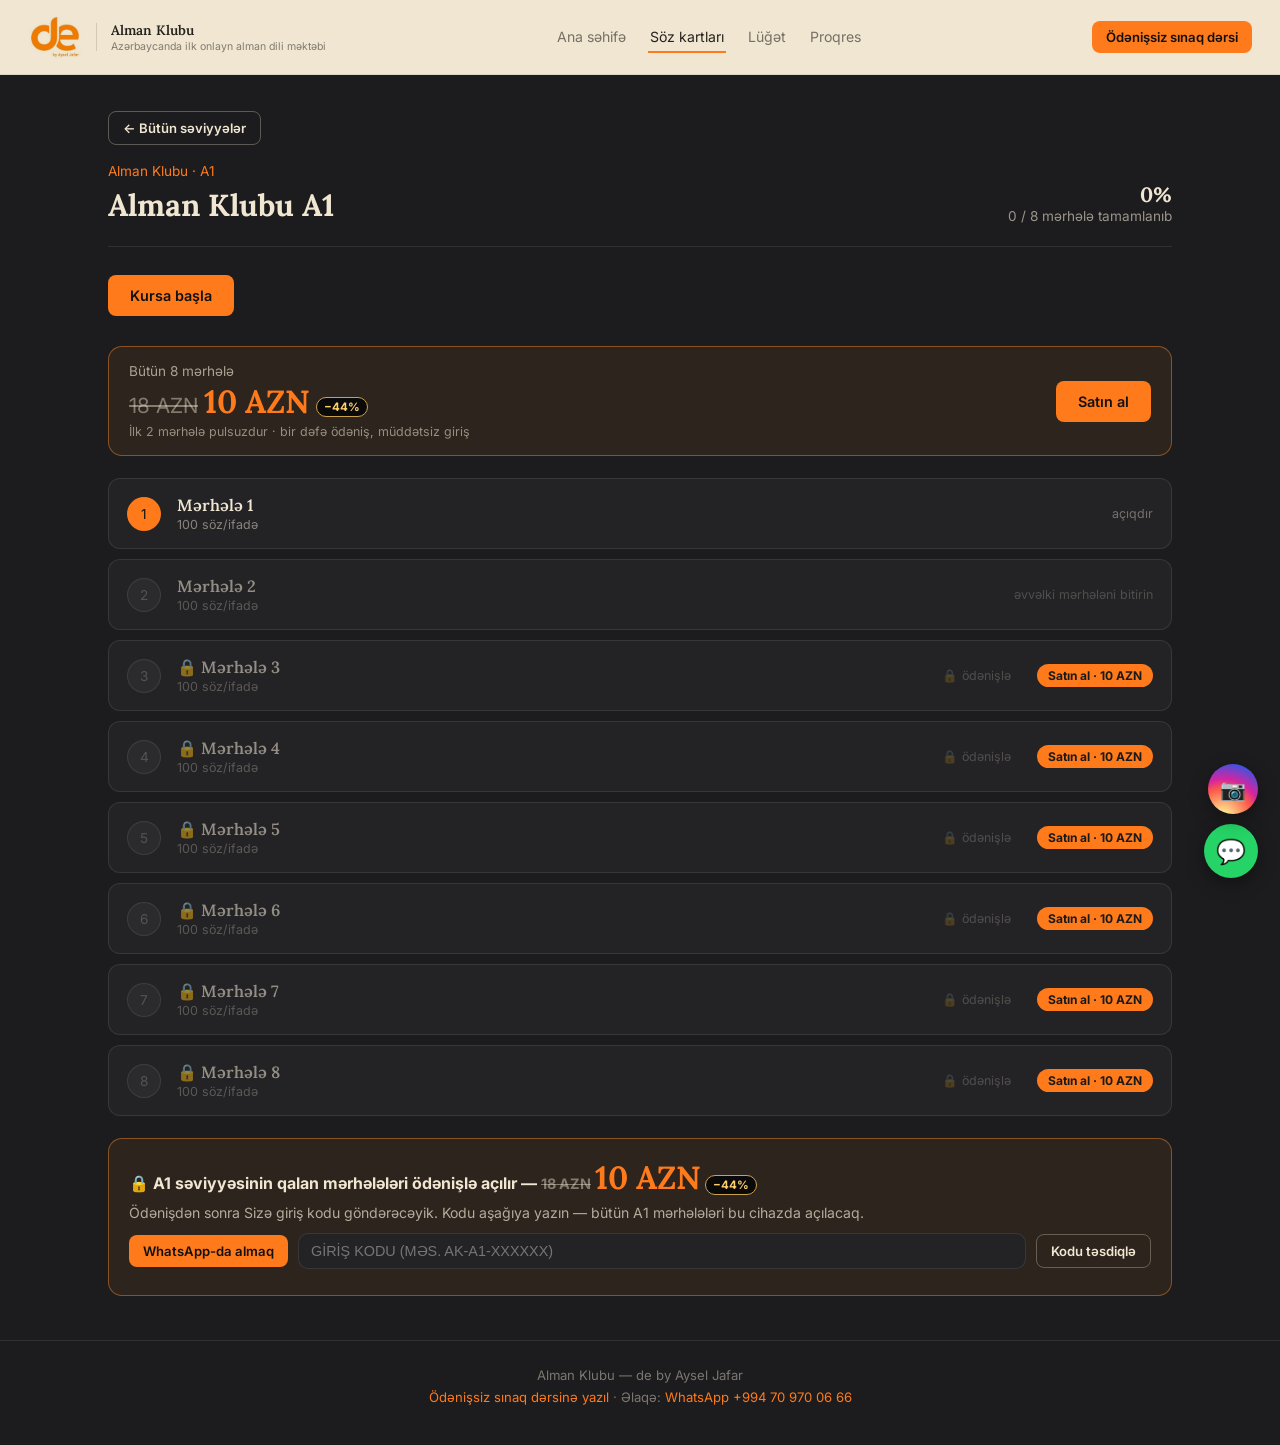
<file: kartlar/course.html>
<!DOCTYPE html>
<html lang="az">
<head>
<meta charset="UTF-8">
<meta name="viewport" content="width=device-width, initial-scale=1.0">
<title>Kurs — Alman Klubu</title>
<link rel="preconnect" href="https://fonts.googleapis.com">
<link href="https://fonts.googleapis.com/css2?family=Lora:ital,wght@0,500;0,600;0,700;1,500&family=Inter:wght@400;500;600;700&display=swap" rel="stylesheet">
<link rel="icon" href="../assets/logo-crop.jpg">
<link rel="stylesheet" href="css/styles.css">
<!-- Meta Pixel Code -->
<script>
!function(f,b,e,v,n,t,s)
{if(f.fbq)return;n=f.fbq=function(){n.callMethod?
n.callMethod.apply(n,arguments):n.queue.push(arguments)};
if(!f._fbq)f._fbq=n;n.push=n;n.loaded=!0;n.version='2.0';
n.queue=[];t=b.createElement(e);t.async=!0;
t.src=v;s=b.getElementsByTagName(e)[0];
s.parentNode.insertBefore(t,s)}(window, document,'script',
'https://connect.facebook.net/en_US/fbevents.js');
fbq('init', '2188467241881743');
fbq('track', 'PageView');
document.addEventListener('DOMContentLoaded', function () {
  var p = location.pathname;
  if (p.indexOf('/kartlar/lesson') === 0) fbq('track', 'ViewContent', {content_name: 'Söz kartları — dərs'});
  else if (p.indexOf('/kartlar/course') === 0) fbq('track', 'ViewContent', {content_name: 'Söz kartları — kurs'});
  else if (p.indexOf('/kartlar/dictionary') === 0) fbq('track', 'ViewContent', {content_name: 'Lüğət'});
  document.addEventListener('click', function (e) {
    var a = e.target.closest && e.target.closest('a, button');
    if (!a) return;
    var t = (a.textContent || '').toLowerCase();
    var h = (a.getAttribute('href') || '').toLowerCase();
    if (t.indexOf('satın al') !== -1 || t.indexOf('satin al') !== -1) fbq('track', 'InitiateCheckout', {content_name: 'Söz kartları'});
    else if (h.indexOf('wa.me') !== -1 || h.indexOf('whatsapp') !== -1) fbq('track', 'Contact');
  }, true);
});
</script>
<noscript><img height="1" width="1" style="display:none"
src="https://www.facebook.com/tr?id=2188467241881743&ev=PageView&noscript=1"
/></noscript>
<!-- End Meta Pixel Code -->
</head>
<body>

<div class="topbar">
  <a class="brand" href="../index.html">
    <img class="brand-logo" src="../assets/logo-crop.jpg" alt="de by Aysel Jafar">
    <div class="brand-divider"></div>
    <div class="brand-sub">Alman Klubu<small>Azərbaycanda ilk onlayn alman dili məktəbi</small></div>
  </a>
  <div class="topnav">
    <a href="../index.html">Ana səhifə</a>
    <a href="index.html">Söz kartları</a>
    <a href="dictionary.html">Lüğət</a>
    <a href="progress.html">Proqres</a>
  </div>
  <div class="topbar-right"><a class="btn btn-primary btn-sm" href="../index.html#sinaq">Ödənişsiz sınaq dərsi</a></div>
</div>

<div class="wrap" id="course-root">
  <div class="section" style="padding-top:36px;">
    <a class="btn btn-outline btn-sm" href="index.html" style="margin-bottom:18px;">← Bütün səviyyələr</a>
    <div class="course-header">
      <div>
        <div class="course-eyebrow" id="course-eyebrow"></div>
        <h1 class="course-title serif" id="course-title"></h1>
      </div>
      <div class="course-stats">
        <b id="course-stat-pct"></b><br>
        <span id="course-stat-count"></span>
      </div>
    </div>

    <a class="btn btn-primary" id="continue-btn" style="margin-bottom:30px;">Davam et</a>

    <div class="lesson-list" id="lesson-list"></div>
  </div>
</div>

<div class="site-footer">Alman Klubu — de by Aysel Jafar</div>

<script src="js/data.js"></script>
<script src="js/words-a1.js"></script>
<script src="js/words-a2.js"></script>
<script src="js/words-b1.js"></script>
<script src="js/words-b2.js"></script>
<script src="js/words-c1.js"></script>
<script src="js/words-c2.js"></script>
<script src="js/app.js"></script>
<script src="js/course.js"></script>
</body>
</html>
</file>
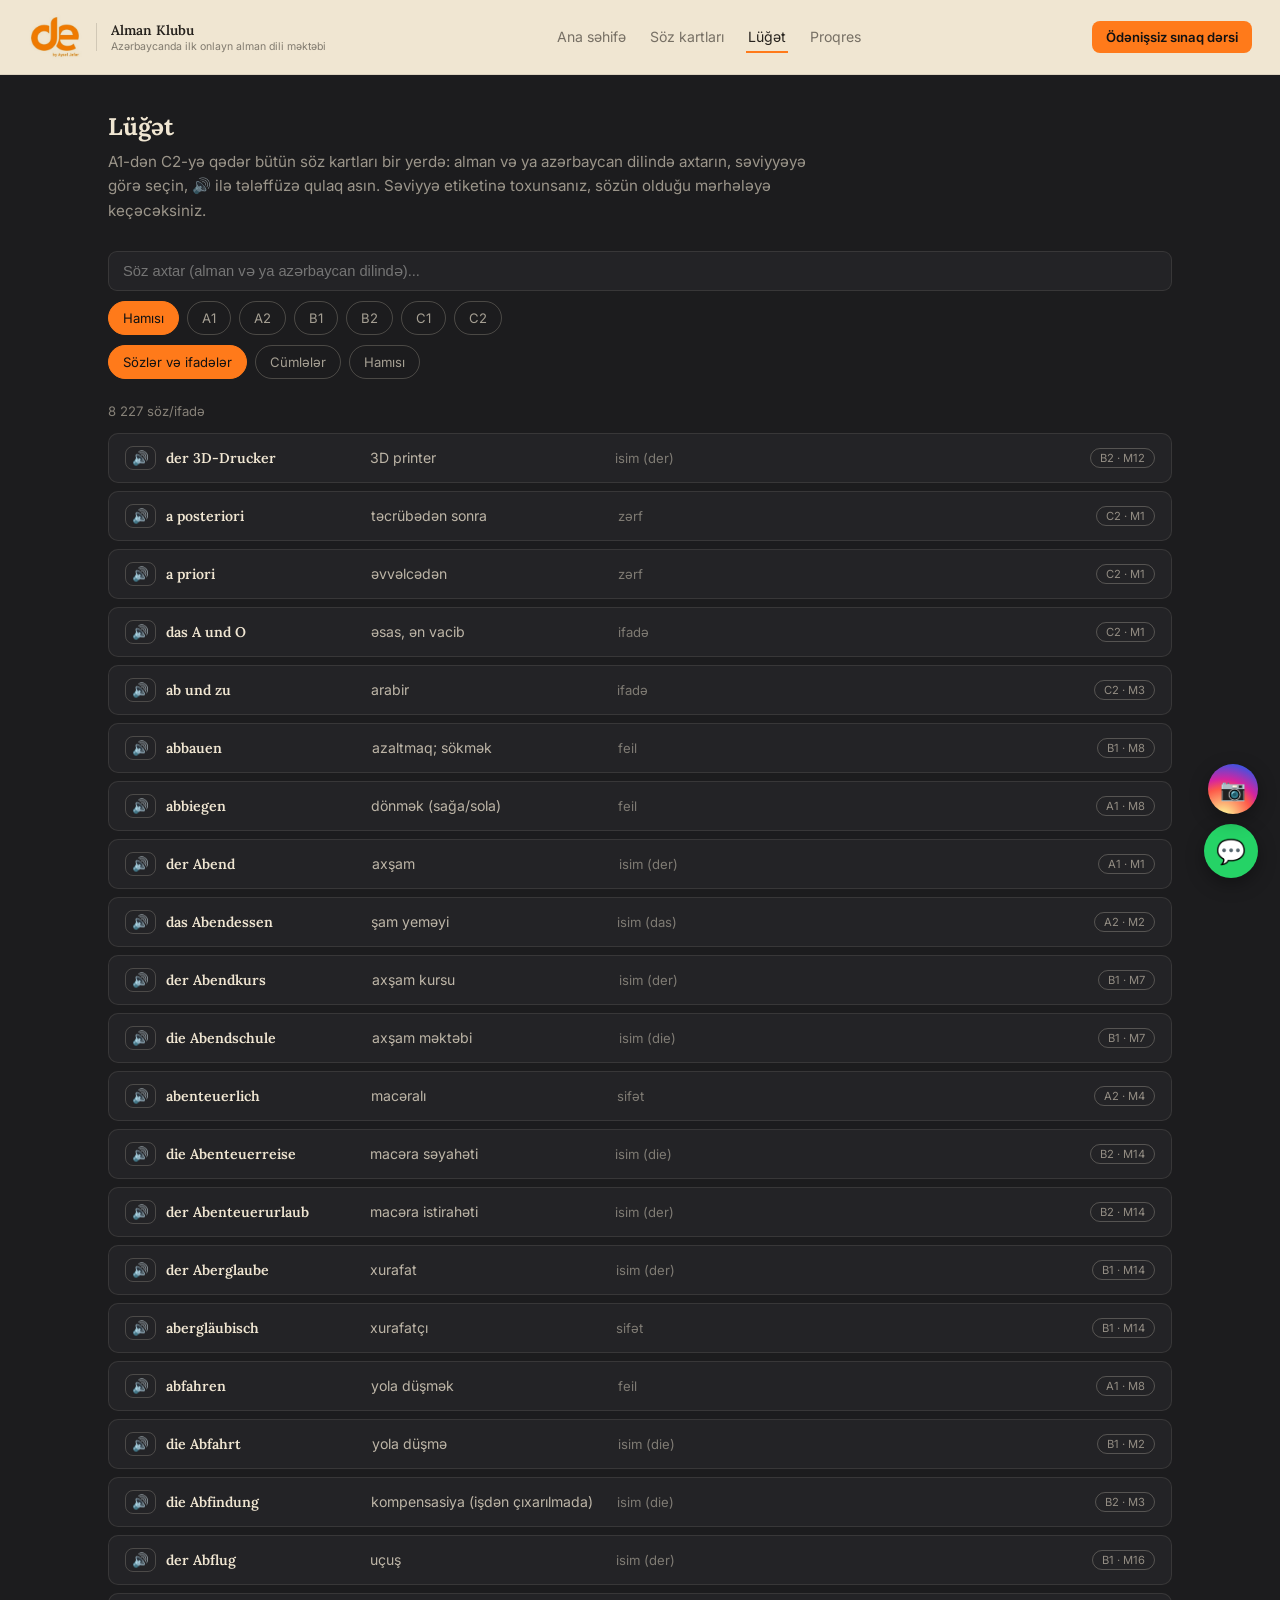
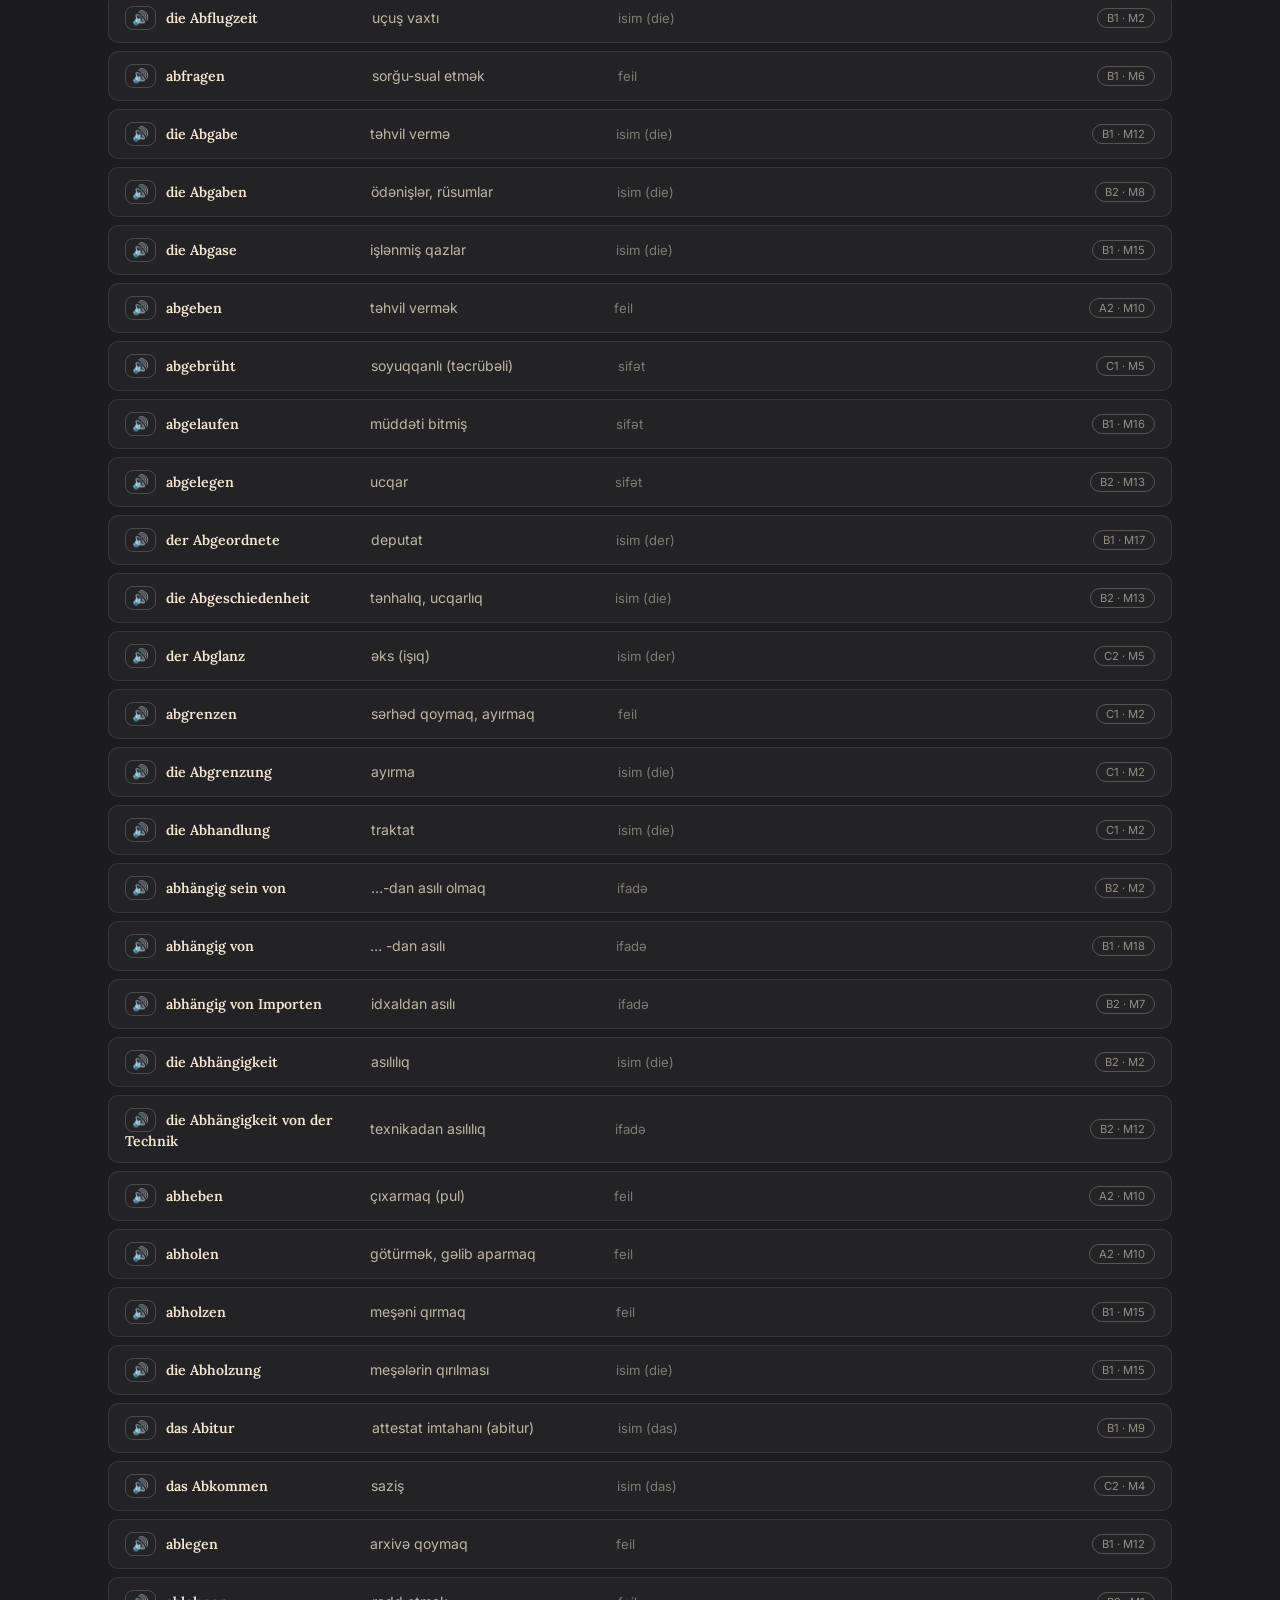
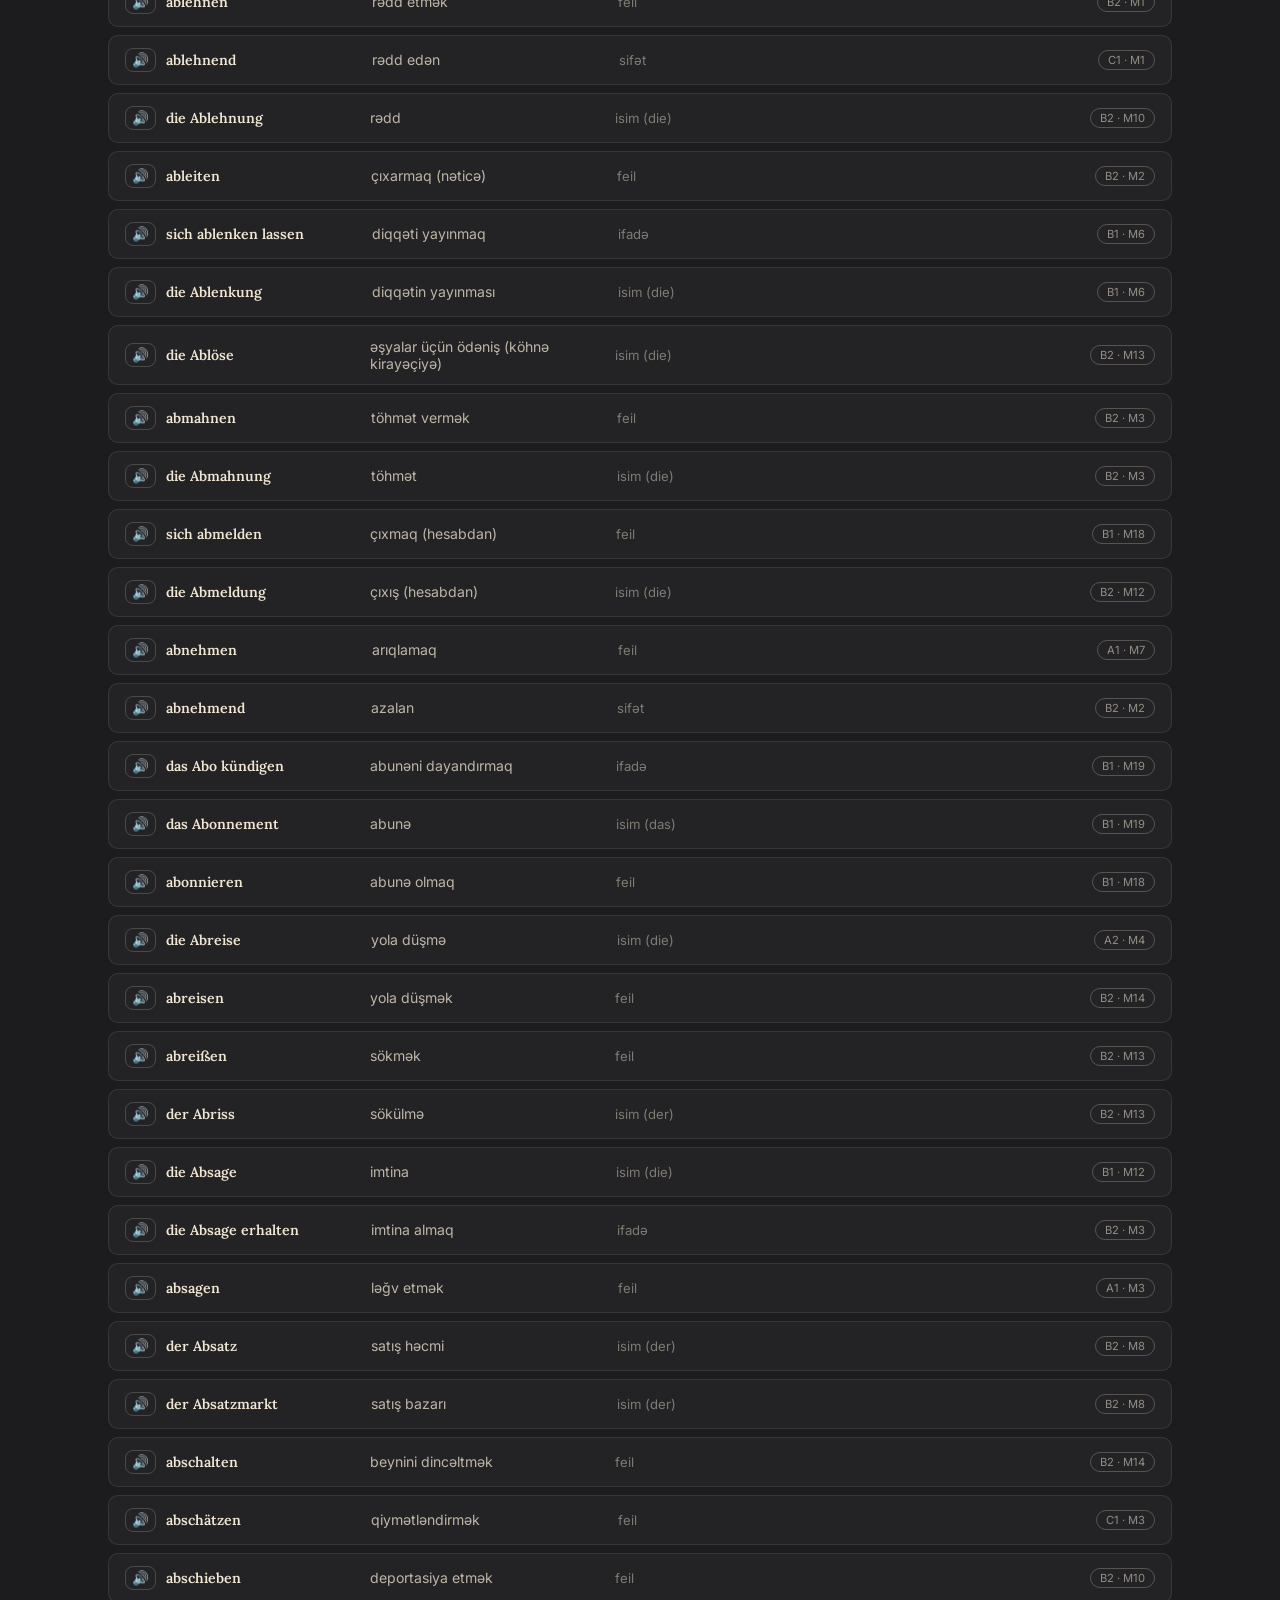
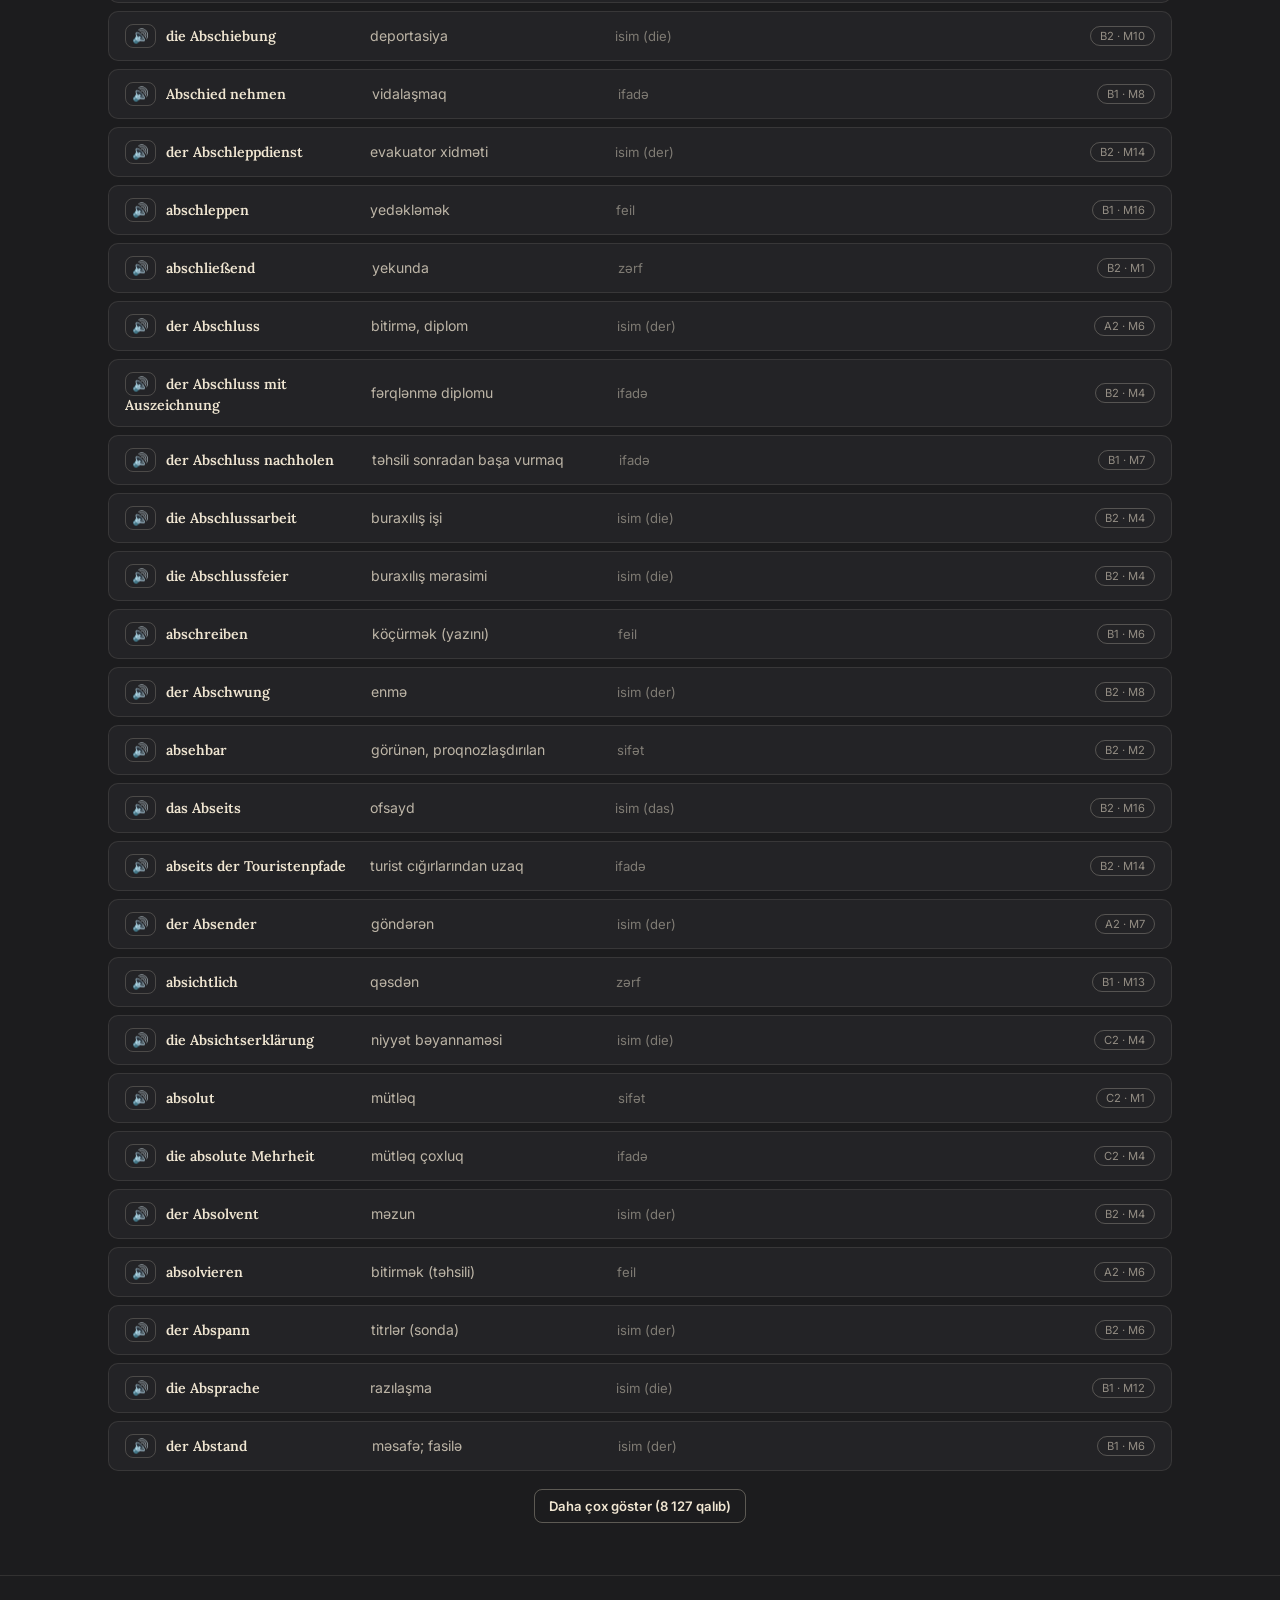
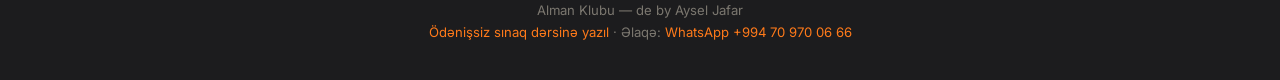
<file: kartlar/dictionary.html>
<!DOCTYPE html>
<html lang="az">
<head>
<meta charset="UTF-8">
<meta name="viewport" content="width=device-width, initial-scale=1.0">
<title>Lüğət — Alman Klubu</title>
<link rel="preconnect" href="https://fonts.googleapis.com">
<link href="https://fonts.googleapis.com/css2?family=Lora:ital,wght@0,500;0,600;0,700;1,500&family=Inter:wght@400;500;600;700&display=swap" rel="stylesheet">
<link rel="icon" href="../assets/logo-crop.jpg">
<link rel="stylesheet" href="css/styles.css">
<!-- Meta Pixel Code -->
<script>
!function(f,b,e,v,n,t,s)
{if(f.fbq)return;n=f.fbq=function(){n.callMethod?
n.callMethod.apply(n,arguments):n.queue.push(arguments)};
if(!f._fbq)f._fbq=n;n.push=n;n.loaded=!0;n.version='2.0';
n.queue=[];t=b.createElement(e);t.async=!0;
t.src=v;s=b.getElementsByTagName(e)[0];
s.parentNode.insertBefore(t,s)}(window, document,'script',
'https://connect.facebook.net/en_US/fbevents.js');
fbq('init', '2188467241881743');
fbq('track', 'PageView');
document.addEventListener('DOMContentLoaded', function () {
  var p = location.pathname;
  if (p.indexOf('/kartlar/lesson') === 0) fbq('track', 'ViewContent', {content_name: 'Söz kartları — dərs'});
  else if (p.indexOf('/kartlar/course') === 0) fbq('track', 'ViewContent', {content_name: 'Söz kartları — kurs'});
  else if (p.indexOf('/kartlar/dictionary') === 0) fbq('track', 'ViewContent', {content_name: 'Lüğət'});
  document.addEventListener('click', function (e) {
    var a = e.target.closest && e.target.closest('a, button');
    if (!a) return;
    var t = (a.textContent || '').toLowerCase();
    var h = (a.getAttribute('href') || '').toLowerCase();
    if (t.indexOf('satın al') !== -1 || t.indexOf('satin al') !== -1) fbq('track', 'InitiateCheckout', {content_name: 'Söz kartları'});
    else if (h.indexOf('wa.me') !== -1 || h.indexOf('whatsapp') !== -1) fbq('track', 'Contact');
  }, true);
});
</script>
<noscript><img height="1" width="1" style="display:none"
src="https://www.facebook.com/tr?id=2188467241881743&ev=PageView&noscript=1"
/></noscript>
<!-- End Meta Pixel Code -->
</head>
<body>

<div class="topbar">
  <a class="brand" href="../index.html">
    <img class="brand-logo" src="../assets/logo-crop.jpg" alt="de by Aysel Jafar">
    <div class="brand-divider"></div>
    <div class="brand-sub">Alman Klubu<small>Azərbaycanda ilk onlayn alman dili məktəbi</small></div>
  </a>
  <div class="topnav">
    <a href="../index.html">Ana səhifə</a>
    <a href="index.html">Söz kartları</a>
    <a href="dictionary.html">Lüğət</a>
    <a href="progress.html">Proqres</a>
  </div>
  <div class="topbar-right"><a class="btn btn-primary btn-sm" href="../index.html#sinaq">Ödənişsiz sınaq dərsi</a></div>
</div>

<div class="wrap">
  <div class="section" style="padding-top:36px;">
    <h1 class="section-title serif">Lüğət</h1>
    <p class="section-lead">A1-dən C2-yə qədər bütün söz kartları bir yerdə: alman və ya azərbaycan dilində axtarın, səviyyəyə görə seçin, 🔊 ilə tələffüzə qulaq asın. Səviyyə etiketinə toxunsanız, sözün olduğu mərhələyə keçəcəksiniz.</p>

    <div class="dict-controls">
      <input type="text" class="dict-search" id="dict-search" placeholder="Söz axtar (alman və ya azərbaycan dilində)...">
      <div id="level-chips" style="display:flex; gap:8px; flex-wrap:wrap;"></div>
      <div id="kind-chips" style="display:flex; gap:8px; flex-wrap:wrap;"></div>
    </div>
    <div style="font-size:0.82rem; color:rgba(240,230,210,0.5); margin-bottom:14px;" id="dict-count"></div>

    <div class="dict-table" id="dict-list"></div>
    <div style="text-align:center;margin:18px 0 8px;"><button class="btn btn-outline btn-sm" id="dict-more" style="display:none;"></button></div>
  </div>
</div>

<div class="site-footer">Alman Klubu — de by Aysel Jafar</div>

<script src="js/data.js"></script>
<script src="js/words-a1.js"></script>
<script src="js/words-a2.js"></script>
<script src="js/words-b1.js"></script>
<script src="js/words-b2.js"></script>
<script src="js/words-c1.js"></script>
<script src="js/words-c2.js"></script>
<script src="js/app.js"></script>
<script src="js/dictionary.js"></script>
</body>
</html>
</file>
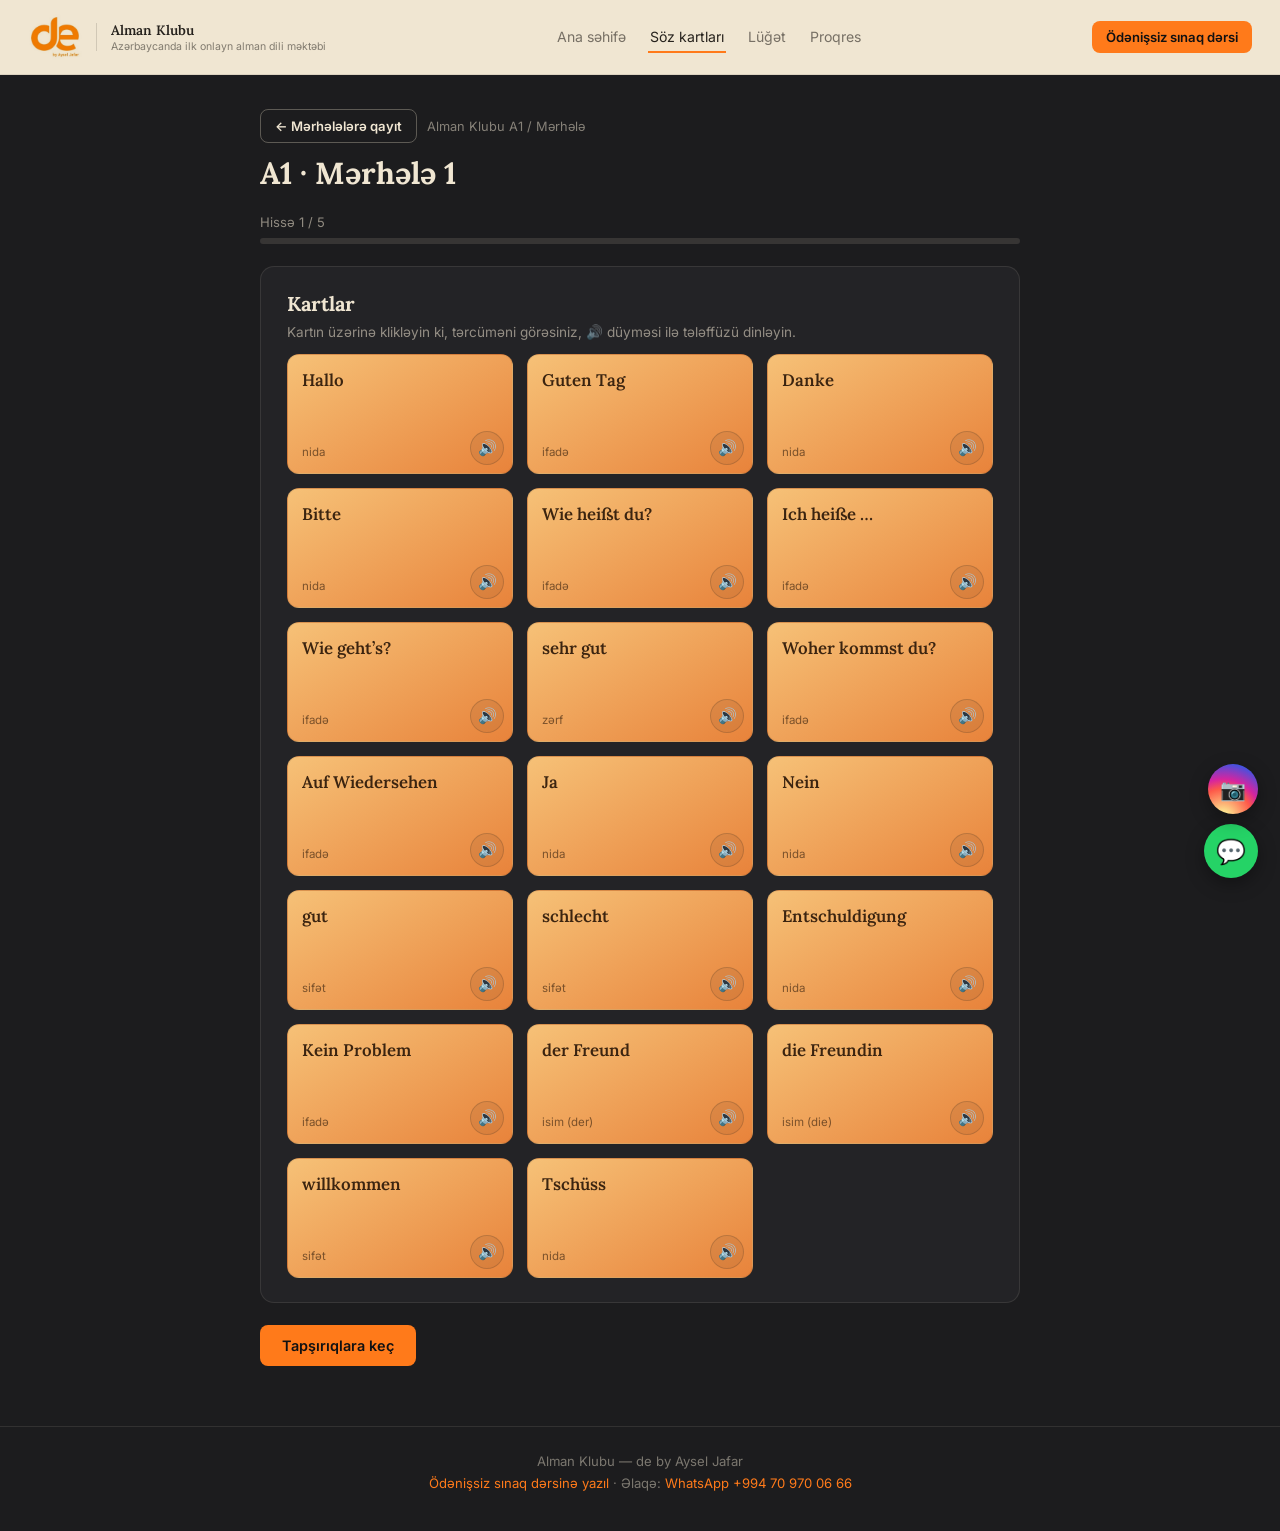
<file: kartlar/lesson.html>
<!DOCTYPE html>
<html lang="az">
<head>
<meta charset="UTF-8">
<meta name="viewport" content="width=device-width, initial-scale=1.0">
<title>Mərhələ — Alman Klubu</title>
<link rel="preconnect" href="https://fonts.googleapis.com">
<link href="https://fonts.googleapis.com/css2?family=Lora:ital,wght@0,500;0,600;0,700;1,500&family=Inter:wght@400;500;600;700&display=swap" rel="stylesheet">
<link rel="icon" href="../assets/logo-crop.jpg">
<link rel="stylesheet" href="css/styles.css">
<!-- Meta Pixel Code -->
<script>
!function(f,b,e,v,n,t,s)
{if(f.fbq)return;n=f.fbq=function(){n.callMethod?
n.callMethod.apply(n,arguments):n.queue.push(arguments)};
if(!f._fbq)f._fbq=n;n.push=n;n.loaded=!0;n.version='2.0';
n.queue=[];t=b.createElement(e);t.async=!0;
t.src=v;s=b.getElementsByTagName(e)[0];
s.parentNode.insertBefore(t,s)}(window, document,'script',
'https://connect.facebook.net/en_US/fbevents.js');
fbq('init', '2188467241881743');
fbq('track', 'PageView');
document.addEventListener('DOMContentLoaded', function () {
  var p = location.pathname;
  if (p.indexOf('/kartlar/lesson') === 0) fbq('track', 'ViewContent', {content_name: 'Söz kartları — dərs'});
  else if (p.indexOf('/kartlar/course') === 0) fbq('track', 'ViewContent', {content_name: 'Söz kartları — kurs'});
  else if (p.indexOf('/kartlar/dictionary') === 0) fbq('track', 'ViewContent', {content_name: 'Lüğət'});
  document.addEventListener('click', function (e) {
    var a = e.target.closest && e.target.closest('a, button');
    if (!a) return;
    var t = (a.textContent || '').toLowerCase();
    var h = (a.getAttribute('href') || '').toLowerCase();
    if (t.indexOf('satın al') !== -1 || t.indexOf('satin al') !== -1) fbq('track', 'InitiateCheckout', {content_name: 'Söz kartları'});
    else if (h.indexOf('wa.me') !== -1 || h.indexOf('whatsapp') !== -1) fbq('track', 'Contact');
  }, true);
});
</script>
<noscript><img height="1" width="1" style="display:none"
src="https://www.facebook.com/tr?id=2188467241881743&ev=PageView&noscript=1"
/></noscript>
<!-- End Meta Pixel Code -->
</head>
<body>

<div class="topbar">
  <a class="brand" href="../index.html">
    <img class="brand-logo" src="../assets/logo-crop.jpg" alt="de by Aysel Jafar">
    <div class="brand-divider"></div>
    <div class="brand-sub">Alman Klubu<small>Azərbaycanda ilk onlayn alman dili məktəbi</small></div>
  </a>
  <div class="topnav">
    <a href="../index.html">Ana səhifə</a>
    <a href="index.html">Söz kartları</a>
    <a href="dictionary.html">Lüğət</a>
    <a href="progress.html">Proqres</a>
  </div>
  <div class="topbar-right"><a class="btn btn-primary btn-sm" href="../index.html#sinaq">Ödənişsiz sınaq dərsi</a></div>
</div>

<div class="wrap" id="lesson-root">
  <div class="lesson-shell">
    <div class="lesson-crumb"><a id="crumb-back" class="btn btn-outline btn-sm" href="index.html" style="margin-right:10px;">← Mərhələlərə qayıt</a><a id="crumb-course" href="index.html">Kurs</a> / Mərhələ</div>
    <h1 class="lesson-h1 serif" id="lesson-h1"></h1>

    <div class="step-progress-wrap" style="margin-bottom:22px;">
      <div id="part-label" style="font-size:0.82rem;color:rgba(240,230,210,0.55);margin-bottom:8px;">Hissə 1 / 6</div>
      <div class="bar-track"><div class="bar-fill" id="part-progress-fill" style="width:0%"></div></div>
    </div>

    <div id="panel-words"></div>

    <div id="panel-exercises" style="display:none;"></div>

    <div id="panel-result" style="display:none;"></div>
  </div>
</div>

<div class="site-footer">Alman Klubu — de by Aysel Jafar</div>

<script src="js/data.js"></script>
<script src="js/words-a1.js"></script>
<script src="js/words-a2.js"></script>
<script src="js/words-b1.js"></script>
<script src="js/words-b2.js"></script>
<script src="js/words-c1.js"></script>
<script src="js/words-c2.js"></script>
<script src="js/app.js"></script>
<script src="js/crossword.js"></script>
<script src="js/lesson.js"></script>
</body>
</html>
</file>
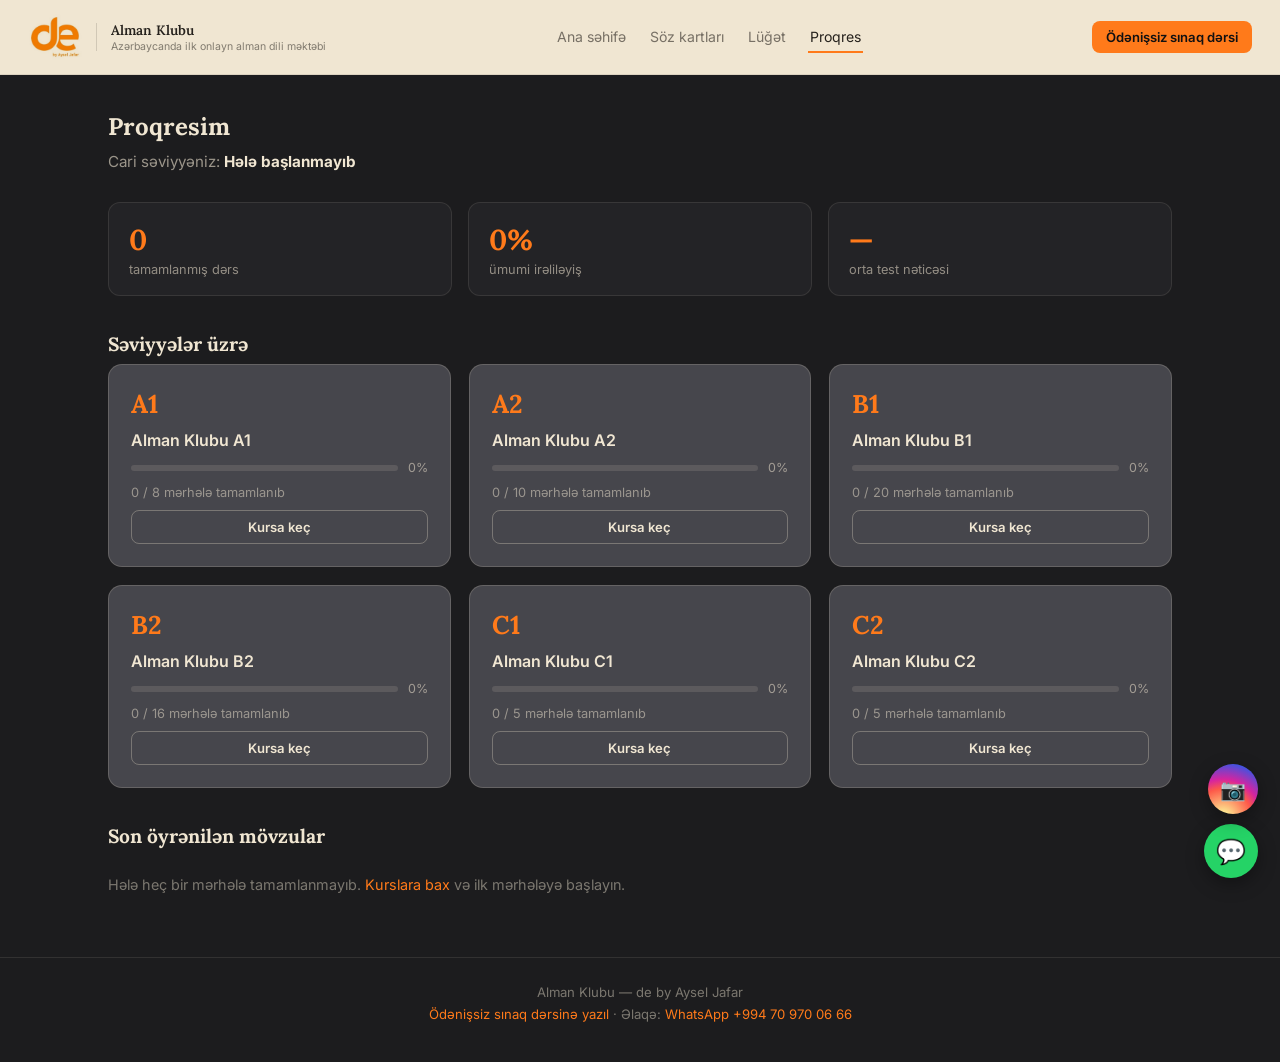
<file: kartlar/progress.html>
<!DOCTYPE html>
<html lang="az">
<head>
<meta charset="UTF-8">
<meta name="viewport" content="width=device-width, initial-scale=1.0">
<title>Proqres — Alman Klubu</title>
<link rel="preconnect" href="https://fonts.googleapis.com">
<link href="https://fonts.googleapis.com/css2?family=Lora:ital,wght@0,500;0,600;0,700;1,500&family=Inter:wght@400;500;600;700&display=swap" rel="stylesheet">
<link rel="icon" href="../assets/logo-crop.jpg">
<link rel="stylesheet" href="css/styles.css">
<!-- Meta Pixel Code -->
<script>
!function(f,b,e,v,n,t,s)
{if(f.fbq)return;n=f.fbq=function(){n.callMethod?
n.callMethod.apply(n,arguments):n.queue.push(arguments)};
if(!f._fbq)f._fbq=n;n.push=n;n.loaded=!0;n.version='2.0';
n.queue=[];t=b.createElement(e);t.async=!0;
t.src=v;s=b.getElementsByTagName(e)[0];
s.parentNode.insertBefore(t,s)}(window, document,'script',
'https://connect.facebook.net/en_US/fbevents.js');
fbq('init', '2188467241881743');
fbq('track', 'PageView');
document.addEventListener('DOMContentLoaded', function () {
  var p = location.pathname;
  if (p.indexOf('/kartlar/lesson') === 0) fbq('track', 'ViewContent', {content_name: 'Söz kartları — dərs'});
  else if (p.indexOf('/kartlar/course') === 0) fbq('track', 'ViewContent', {content_name: 'Söz kartları — kurs'});
  else if (p.indexOf('/kartlar/dictionary') === 0) fbq('track', 'ViewContent', {content_name: 'Lüğət'});
  document.addEventListener('click', function (e) {
    var a = e.target.closest && e.target.closest('a, button');
    if (!a) return;
    var t = (a.textContent || '').toLowerCase();
    var h = (a.getAttribute('href') || '').toLowerCase();
    if (t.indexOf('satın al') !== -1 || t.indexOf('satin al') !== -1) fbq('track', 'InitiateCheckout', {content_name: 'Söz kartları'});
    else if (h.indexOf('wa.me') !== -1 || h.indexOf('whatsapp') !== -1) fbq('track', 'Contact');
  }, true);
});
</script>
<noscript><img height="1" width="1" style="display:none"
src="https://www.facebook.com/tr?id=2188467241881743&ev=PageView&noscript=1"
/></noscript>
<!-- End Meta Pixel Code -->
</head>
<body>

<div class="topbar">
  <a class="brand" href="../index.html">
    <img class="brand-logo" src="../assets/logo-crop.jpg" alt="de by Aysel Jafar">
    <div class="brand-divider"></div>
    <div class="brand-sub">Alman Klubu<small>Azərbaycanda ilk onlayn alman dili məktəbi</small></div>
  </a>
  <div class="topnav">
    <a href="../index.html">Ana səhifə</a>
    <a href="index.html">Söz kartları</a>
    <a href="dictionary.html">Lüğət</a>
    <a href="progress.html">Proqres</a>
  </div>
  <div class="topbar-right"><a class="btn btn-primary btn-sm" href="../index.html#sinaq">Ödənişsiz sınaq dərsi</a></div>
</div>

<div class="wrap">
  <div class="section" style="padding-top:36px;">
    <h1 class="section-title serif">Proqresim</h1>
    <p class="section-lead">Cari səviyyəniz: <b id="current-level-txt" style="color:var(--parchment);">—</b></p>

    <div class="progress-summary">
      <div class="stat-card">
        <div class="stat-num" id="stat-lessons">0</div>
        <div class="stat-label">tamamlanmış dərs</div>
      </div>
      <div class="stat-card">
        <div class="stat-num" id="stat-pct">0%</div>
        <div class="stat-label">ümumi irəliləyiş</div>
      </div>
      <div class="stat-card">
        <div class="stat-num" id="stat-avg">—</div>
        <div class="stat-label">orta test nəticəsi</div>
      </div>
    </div>

    <h2 class="section-title serif" style="font-size:1.2rem;">Səviyyələr üzrə</h2>
    <div class="level-grid" id="level-summary" style="margin-bottom:36px;"></div>

    <h2 class="section-title serif" style="font-size:1.2rem;">Son öyrənilən mövzular</h2>
    <div class="recent-list" id="recent-list"></div>
  </div>
</div>

<div class="site-footer">Alman Klubu — de by Aysel Jafar</div>

<script src="js/data.js"></script>
<script src="js/words-a1.js"></script>
<script src="js/words-a2.js"></script>
<script src="js/words-b1.js"></script>
<script src="js/words-b2.js"></script>
<script src="js/words-c1.js"></script>
<script src="js/words-c2.js"></script>
<script src="js/app.js"></script>
<script src="js/progress.js"></script>
</body>
</html>
</file>
<file: kartlar/css/styles.css>
/* Alman Klubu — shared stylesheet */
:root{
  --ink: #1C1C1E;
  --ink-deep: #111112;
  --panel: #232326;
  --parchment: #F0E6D2;
  --parchment-dim: #E4D8BC;
  --teal: #3F6E6E;
  --orange: #FF7A1A;
  --orange-dim: #D9640F;
  --gold: #C9A464;
  --charcoal: #26221D;
  --line: rgba(240,230,210,0.10);
  --green: #6FAE7C;
  --red: #C25B5B;
}
*{box-sizing:border-box;}
html,body{margin:0;padding:0;}
body{
  background: var(--ink);
  color: var(--parchment);
  font-family: 'Inter', Arial, sans-serif;
  min-height: 100vh;
  -webkit-font-smoothing: antialiased;
}
h1,h2,h3,.serif{ font-family: 'Lora', Georgia, serif; }
a{ color: inherit; text-decoration: none; }
button{ font-family: inherit; cursor: pointer; }
img{ max-width:100%; }
.wrap{ max-width: 1120px; margin: 0 auto; padding: 0 28px; }
@media (max-width:640px){ .wrap{ padding: 0 16px; } }

/* ---- top bar ---- */
.topbar{
  display:flex; align-items:center; justify-content:space-between;
  padding: 14px 28px;
  background: var(--parchment);
  color: var(--charcoal);
  border-bottom: 1px solid rgba(38,34,29,0.1);
  position: sticky; top:0; z-index: 50;
  flex-wrap: wrap;
  gap: 10px;
}
.brand{ display:flex; align-items:center; gap:14px; }
.brand-logo{ height: 74px; width:auto; display:block; mix-blend-mode: multiply; }
.brand-divider{ width:1px; height:28px; background: rgba(38,34,29,0.15); }
.brand-sub{ font-size:0.85rem; font-weight:600; font-family:'Lora',serif; }
.brand-sub small{ display:block; font-family:'Inter',sans-serif; font-weight:400; font-size:0.66rem; color: rgba(38,34,29,0.55); margin-top:1px; }
.topnav{ display:flex; gap: 20px; font-size:0.88rem; color: rgba(38,34,29,0.6); flex-wrap: wrap; }
.topnav a{ padding:6px 2px; border-bottom:2px solid transparent; transition: color .15s ease, border-color .15s ease; }
.topnav a.active, .topnav a:hover{ color: var(--charcoal); border-bottom-color: var(--orange); }
.topbar-right{ display:flex; align-items:center; gap:14px; }
.avatar-link{
  width:36px;height:36px;border-radius:50%;
  background: var(--orange); color: var(--parchment);
  display:flex; align-items:center; justify-content:center;
  font-family:'Lora',serif; font-weight:600; font-size:0.85rem;
}

/* ---- footer ---- */
.site-footer{
  border-top: 1px solid var(--line);
  padding: 26px 28px 40px;
  font-size: 0.82rem;
  color: rgba(240,230,210,0.45);
  text-align:center;
}

/* ---- buttons ---- */
.btn{
  display:inline-flex; align-items:center; justify-content:center; gap:8px;
  border:none; border-radius:8px;
  padding: 12px 22px;
  font-size:0.9rem; font-weight:600;
  transition: background .15s ease, opacity .15s ease, transform .1s ease;
}
.btn-primary{ background: var(--orange); color: var(--ink-deep); }
.btn-primary:hover{ background: var(--orange-dim); }
.btn-primary:disabled{ background: rgba(240,230,210,0.13); color: rgba(240,230,210,0.4); cursor:default; }
.btn-outline{ background: transparent; border: 1px solid rgba(240,230,210,0.3); color: var(--parchment); }
.btn-outline:hover{ border-color: var(--orange); color: var(--orange); }
.btn-sm{ padding: 8px 14px; font-size: 0.82rem; }
.btn:active{ transform: scale(0.97); }

/* ---- hero ---- */
.hero{ padding: 64px 0 40px; display:flex; flex-direction:column; align-items:flex-start; gap:18px; }
.hero-eyebrow{ color: var(--orange); font-size:0.85rem; letter-spacing:0.03em; }
.hero h1{ font-size: 2.4rem; line-height:1.2; max-width: 18ch; margin:0; }
.hero p{ color: rgba(240,230,210,0.7); max-width: 62ch; line-height:1.7; font-size:1rem; margin:0; }
.hero-actions{ display:flex; gap:14px; flex-wrap:wrap; margin-top:6px; }
@media (max-width:640px){ .hero h1{ font-size:1.8rem; } }

/* ---- section ---- */
.section{ padding: 44px 0; }
.section-title{ font-size:1.5rem; margin: 0 0 8px; }
.section-lead{ color: rgba(240,230,210,0.6); margin: 0 0 28px; max-width:70ch; line-height:1.6; font-size:0.95rem; }

/* ---- level / course cards ---- */
.level-grid{ display:grid; grid-template-columns: repeat(auto-fit,minmax(260px,1fr)); gap:18px; }
.level-card{
  background: #46464C; border:1px solid rgba(240,230,210,0.18); border-radius:14px;
  padding: 22px; display:flex; flex-direction:column; gap:10px;
  transition: background .15s ease, border-color .15s ease;
}
.level-card:hover{ background: #505057; border-color: rgba(255,122,26,0.4); }
.level-code{ font-family:'Lora',serif; font-size:1.6rem; font-weight:700; color: var(--orange); }
.level-name{ font-size:1rem; font-weight:600; }
.level-meta{ font-size:0.8rem; color: rgba(240,230,210,0.5); }
.level-desc{ font-size:0.88rem; color: rgba(240,230,210,0.72); line-height:1.55; flex:1; }
.level-progress-row{ display:flex; align-items:center; gap:10px; font-size:0.78rem; color: rgba(240,230,210,0.55); }
.bar-track{ flex:1; height:6px; background: rgba(240,230,210,0.12); border-radius:4px; overflow:hidden; }
.bar-fill{ height:100%; background: var(--orange); border-radius:4px; }

/* ---- course page: lesson list ---- */
.course-header{ display:flex; justify-content:space-between; align-items:flex-end; flex-wrap:wrap; gap:18px; border-bottom:1px solid var(--line); padding-bottom:22px; margin-bottom:28px; }
.course-eyebrow{ color:var(--orange); font-size:0.85rem; margin-bottom:6px; }
.course-title{ font-size:1.9rem; margin:0; }
.course-stats{ text-align:right; font-size:0.85rem; color: rgba(240,230,210,0.6); }
.course-stats b{ color: var(--parchment); font-size:1.3rem; font-family:'Lora',serif; }

.lesson-list{ display:flex; flex-direction:column; gap:10px; }
.lesson-row{
  display:flex; align-items:center; gap:16px; flex-wrap: wrap;
  background: var(--panel); border:1px solid var(--line); border-radius:12px;
  padding: 16px 18px;
}
.lesson-row.locked{ opacity:1; }
.lesson-row.locked > *:not(.buy-btn){ opacity:0.55; }
.lesson-dot{ width:34px; height:34px; border-radius:50%; display:flex; align-items:center; justify-content:center; font-size:0.85rem; flex-shrink:0; }
.lesson-dot.done{ background: var(--gold); color: var(--ink-deep); }
.lesson-dot.current{ background: var(--orange); color: var(--ink-deep); }
.lesson-dot.locked{ background: rgba(240,230,210,0.08); border:1px solid rgba(240,230,210,0.18); color: rgba(240,230,210,0.4); }
.lesson-info{ flex:1; }
.lesson-title-txt{ font-family:'Lora',serif; font-weight:600; font-size:1.02rem; }
.lesson-sub{ font-size:0.78rem; color: rgba(240,230,210,0.5); margin-top:2px; }
.lesson-score{ font-size:0.8rem; color: var(--gold); margin-right:6px; white-space:nowrap; }

/* ---- lesson page ---- */
.lesson-shell{ max-width: 760px; margin: 0 auto; padding: 34px 0 60px; }
.lesson-crumb{ font-size:0.8rem; color: rgba(240,230,210,0.5); margin-bottom:10px; }
.lesson-crumb a:hover{ color: var(--orange); }
.lesson-h1{ font-size:1.9rem; margin: 0 0 22px; }
.step-progress{ display:flex; gap:6px; margin-bottom:30px; flex-wrap:wrap; }
.step-dot{ flex:1; min-width:16px; height:6px; border-radius:4px; background: rgba(240,230,210,0.14); }
.step-dot.on{ background: var(--orange); }
.card-block{ background: var(--panel); border:1px solid var(--line); border-radius:14px; padding: 24px 26px; margin-bottom:22px; }
.card-block h2{ font-size:1.25rem; margin:0 0 14px; }
.explain-text{ line-height:1.75; font-size:0.97rem; color: rgba(240,230,210,0.85); }
.explain-text b{ color: var(--orange); font-weight:600; }
.example-row{ display:flex; flex-direction:column; gap:2px; padding:10px 0; border-bottom:1px solid var(--line); }
.example-row:last-child{ border-bottom:none; }
.example-de{ font-family:'Lora',serif; font-weight:600; }
.example-az{ font-size:0.85rem; color: rgba(240,230,210,0.55); }

/* words grid on lesson page */
.words-grid{ display:grid; grid-template-columns: repeat(auto-fill,minmax(200px,1fr)); gap:14px; }
.flip-card{ perspective:900px; height:120px; }
.flip-card-inner{ position:relative; width:100%; height:100%; transform-style:preserve-3d; transition: transform .5s cubic-bezier(.2,.7,.3,1); }
.flip-card.flipped .flip-card-inner{ transform: rotateY(180deg); }
.flip-face{ position:absolute; inset:0; backface-visibility:hidden; border-radius:12px; padding:14px; display:flex; flex-direction:column; justify-content:space-between; cursor:pointer; }
.flip-front{ background: linear-gradient(150deg, #F6C177 0%, #E8833B 100%); color: #3B2410; border:1px solid rgba(59,36,16,0.12); }
.flip-back{ background: var(--teal); color: var(--parchment); transform: rotateY(180deg); }
.flip-word{ font-family:'Lora',serif; font-weight:600; font-size:1.05rem; }
.flip-sub{ font-size:0.72rem; opacity:0.65; }
.pron-btn{
  position:absolute; bottom:8px; right:8px;
  width:34px; height:34px; border-radius:50%;
  border:1px solid rgba(38,34,29,0.18); background: rgba(38,34,29,0.08);
  display:flex; align-items:center; justify-content:center; font-size:0.95rem; color: var(--charcoal);
  z-index: 5; pointer-events: auto; cursor: pointer;
}
.pron-btn:hover{ background: var(--orange); color: var(--parchment); }
.pron-btn:active{ transform: scale(0.9); }
.pron-btn.speaking{ background: var(--orange); color: var(--parchment); }
.repeat-badge{
  display:inline-block;
  font-size:0.72rem; font-weight:600;
  color: var(--orange);
}

/* ---- exercises ---- */
.ex-progress{ font-size:0.8rem; color: rgba(240,230,210,0.5); margin-bottom:12px; }
.ex-prompt{ font-family:'Lora',serif; font-size:1.2rem; font-weight:600; margin-bottom:20px; line-height:1.5; }
.ex-options{ display:flex; flex-direction:column; gap:10px; margin-bottom:18px; }
.ex-option{
  text-align:left; padding:13px 15px; border-radius:10px;
  border:1px solid rgba(240,230,210,0.18); background: rgba(240,230,210,0.04);
  color: var(--parchment); font-size:0.94rem;
}
.ex-option:hover:not(:disabled){ background: rgba(240,230,210,0.09); }
.ex-option.correct{ background: rgba(111,174,124,0.22); border-color: var(--green); }
.ex-option.incorrect{ background: rgba(194,91,91,0.2); border-color: var(--red); }
.ex-option:disabled{ cursor:default; }
.ex-input-row{ display:flex; gap:10px; margin-bottom:16px; flex-wrap:wrap; }
.ex-input{
  flex:1; min-width:200px; background: rgba(240,230,210,0.06); border:1px solid rgba(240,230,210,0.2);
  border-radius:8px; padding:12px 14px; color: var(--parchment); font-size:0.95rem;
}
.ex-input:focus{ outline:none; border-color: var(--orange); }
.ex-input.correct{ border-color: var(--green); }
.ex-input.incorrect{ border-color: var(--red); }
.ex-feedback{ font-size:0.88rem; margin-bottom:18px; min-height:1.3em; }
.ex-feedback.ok{ color: var(--green); }
.ex-feedback.no{ color: var(--red); }

.missing-letters-word{
  display:flex; align-items:center; flex-wrap:wrap; gap:3px;
  font-family:'Lora', serif; font-size:1.5rem; margin:16px 0 20px;
}
.ml-article{
  color: var(--orange); font-size:1.1rem; margin-right:8px; font-weight:600;
}
.ml-letter{ color: var(--parchment); }
.ml-space{ width:12px; }
.ml-letter-input{
  width:30px; height:38px; text-align:center; padding:0;
  background: rgba(240,230,210,0.06); border:1px solid rgba(240,230,210,0.25);
  border-radius:6px; color: var(--parchment); font-size:1.2rem; font-family:'Lora', serif;
}
.ml-letter-input:focus{ outline:none; border-color: var(--orange); }
.ml-letter-input.correct{ border-color: var(--green); background: rgba(111,174,124,0.18); }
.ml-letter-input.incorrect{ border-color: var(--red); background: rgba(194,91,91,0.18); }

.match-cols{ display:flex; gap:22px; margin-bottom:18px; flex-wrap:wrap; }
.match-col{ flex:1; min-width:150px; display:flex; flex-direction:column; gap:8px; }
.match-item{ padding:11px 13px; border-radius:8px; border:1px solid rgba(240,230,210,0.2); background: rgba(240,230,210,0.04); font-size:0.9rem; text-align:left; color: #FFD84D; font-weight:600; }
.match-item.selected{ border-color: var(--orange); background: rgba(255,122,26,0.14); }
.match-item.matched{ border-color: var(--green); background: rgba(111,174,124,0.16); opacity:0.7; }
.match-item.mismatch{ border-color: var(--red); background: rgba(194,91,91,0.16); }

.sentence-tokens{ display:flex; flex-wrap:wrap; gap:8px; margin-bottom:16px; min-height:44px; padding:10px; border:1px dashed rgba(240,230,210,0.25); border-radius:10px; }
.sentence-bank{ display:flex; flex-wrap:wrap; gap:8px; margin-bottom:18px; }
.token-chip{ padding:8px 13px; border-radius:20px; background: var(--parchment); color: var(--charcoal); font-size:0.9rem; font-family:'Lora',serif; font-weight:600; border:none; }
.token-chip:disabled{ opacity:0.35; }

.image-grid{ display:grid; grid-template-columns: repeat(auto-fit,minmax(120px,1fr)); gap:12px; margin-bottom:18px; }
.image-tile{ background: var(--parchment); color: var(--charcoal); border-radius:12px; padding:18px 10px; text-align:center; border:none; }
.image-tile .icon{ font-size:2.2rem; display:block; margin-bottom:8px; }
.image-tile .label{ font-size:0.78rem; }
.image-tile.correct{ outline:3px solid var(--green); }
.image-tile.incorrect{ outline:3px solid var(--red); }

.ex-actions{ display:flex; justify-content:flex-end; }

/* result screen */
.result-block{ text-align:center; padding: 30px 10px 10px; }
.result-score{ font-family:'Lora',serif; font-size:2.6rem; font-weight:700; color: var(--orange); }
.result-label{ font-size:0.9rem; color: rgba(240,230,210,0.55); margin-top:4px; margin-bottom:26px; }
.result-actions{ display:flex; gap:12px; justify-content:center; flex-wrap:wrap; }

/* ---- dictionary ---- */
.dict-controls{ display:flex; gap:12px; flex-wrap:wrap; margin-bottom:24px; align-items:center; }
.dict-search{ flex:1; min-width:220px; background: var(--panel); border:1px solid var(--line); border-radius:9px; padding:11px 14px; color: var(--parchment); font-size:0.92rem; }
.dict-search:focus{ outline:none; border-color: var(--orange); }
.filter-chip{ padding:8px 14px; border-radius:20px; border:1px solid rgba(240,230,210,0.22); background:transparent; color: rgba(240,230,210,0.65); font-size:0.82rem; }
.filter-chip.active{ background: var(--orange); color: var(--ink-deep); border-color: var(--orange); }
.dict-table{ display:flex; flex-direction:column; gap:8px; }
.dict-row{ display:grid; grid-template-columns: 1fr 1fr 2fr auto; gap:14px; align-items:center; padding: 12px 16px; background: var(--panel); border:1px solid var(--line); border-radius:10px; font-size:0.88rem; }
@media (max-width:720px){ .dict-row{ grid-template-columns: 1fr 1fr; } .dict-row .dict-ex{ grid-column: 1/-1; color: rgba(240,230,210,0.5); } }
.dict-de{ font-family:'Lora',serif; font-weight:600; }
.dict-az{ color: rgba(240,230,210,0.75); }
.dict-ex{ color: rgba(240,230,210,0.45); font-size:0.82rem; }
.dict-level-tag{ font-size:0.7rem; border:1px solid rgba(240,230,210,0.25); border-radius:20px; padding:2px 9px; color: rgba(240,230,210,0.55); justify-self:end; }
.dict-empty{ text-align:center; color: rgba(240,230,210,0.4); padding: 40px 0; }

/* ---- progress page ---- */
.progress-summary{ display:grid; grid-template-columns: repeat(auto-fit,minmax(200px,1fr)); gap:16px; margin-bottom:36px; }
.stat-card{ background: var(--panel); border:1px solid var(--line); border-radius:12px; padding:18px 20px; }
.stat-num{ font-family:'Lora',serif; font-size:1.8rem; font-weight:700; color: var(--orange); }
.stat-label{ font-size:0.8rem; color: rgba(240,230,210,0.55); margin-top:4px; }
.recent-list{ display:flex; flex-direction:column; gap:8px; }
.recent-item{ display:flex; justify-content:space-between; align-items:center; padding:13px 16px; background: var(--panel); border:1px solid var(--line); border-radius:10px; font-size:0.88rem; }
.recent-item .r-score{ color: var(--gold); font-size:0.82rem; }
.empty-note{ color: rgba(240,230,210,0.45); font-size:0.9rem; padding: 20px 0; }

/* ---- coming soon note ---- */
.notice{ background: rgba(255,122,26,0.08); border:1px solid rgba(255,122,26,0.3); border-radius:10px; padding:14px 16px; font-size:0.85rem; color: rgba(240,230,210,0.75); margin-bottom:20px; }

/* ---- notifications (bottom-left, yellow) ---- */
.notif-bell{
  position: fixed; left: 22px; bottom: 22px; z-index: 90;
  width: 50px; height: 50px; border-radius: 50%;
  background: #FFD84D; color: #3B2A00; border:none;
  font-size: 1.25rem; box-shadow: 0 6px 18px rgba(0,0,0,0.35);
}
.notif-dot{
  position:absolute; top:4px; right:4px;
  width:11px; height:11px; border-radius:50%;
  background: var(--red); border:2px solid #3B2A00;
  display:none;
}
.notif-window{
  position: fixed; left: 22px; bottom: 84px; z-index: 91;
  width: 300px; max-width: calc(100vw - 44px);
  background: #FFF4CC; border:1px solid #E8C84D; border-radius: 14px;
  display:none; flex-direction:column; overflow:hidden;
  box-shadow: 0 12px 32px rgba(0,0,0,0.45);
}
.notif-window.open{ display:flex; }
.notif-header{ display:flex; justify-content:space-between; align-items:center; padding:12px 14px; background: #FFD84D; color:#3B2A00; font-size:0.85rem; font-weight:700; }
.notif-header button{ background:none; border:none; color:#3B2A00; font-size:0.9rem; }
.notif-body{ max-height: 300px; overflow-y:auto; }
.notif-item{ display:flex; gap:10px; padding:11px 14px; border-bottom:1px solid rgba(59,42,0,0.1); }
.notif-icon{ font-size:1.1rem; }
.notif-text{ font-size:0.82rem; color:#3B2A00; line-height:1.4; }
.notif-time{ font-size:0.7rem; color:rgba(59,42,0,0.55); margin-top:2px; }
@media (max-width:520px){
  .notif-bell{ left:14px; bottom:124px; width:44px; height:44px; }
  .notif-window{ left:14px; bottom:176px; }
}

/* ---- discount banner ---- */
.discount-banner{
  display:block;
  width:100%; box-sizing:border-box;
  background: linear-gradient(90deg, #E8833B, #FF7A1A, #E8833B);
  color: #2A1505;
  text-align:center;
  font-weight:700; font-size:0.85rem;
  padding: 9px 14px;
  text-decoration:none;
  position: sticky; top:0; z-index: 95;
}
.discount-banner:hover{ filter: brightness(1.07); }
@media (max-width:520px){ .discount-banner{ font-size:0.76rem; padding:8px 10px; } }

/* ---- floating widgets ---- */
.wa-float{
  position: fixed; right: 22px; bottom: 22px; z-index: 90;
  width: 54px; height: 54px; border-radius: 50%;
  background: #25D366; color: #0b2e17;
  display:flex; align-items:center; justify-content:center;
  font-size: 1.5rem; text-decoration:none;
  box-shadow: 0 6px 18px rgba(0,0,0,0.35);
}
.chat-float{
  position: fixed; right: 22px; bottom: 86px; z-index: 90;
  width: 50px; height: 50px; border-radius: 50%;
  background: var(--orange); color: var(--ink-deep); border:none;
  font-size: 1.3rem; box-shadow: 0 6px 18px rgba(0,0,0,0.35);
}
.chat-window{
  position: fixed; right: 22px; bottom: 148px; z-index: 91;
  width: 300px; max-width: calc(100vw - 44px);
  background: var(--panel); border:1px solid var(--line); border-radius: 14px;
  display:none; flex-direction:column; overflow:hidden;
  box-shadow: 0 12px 32px rgba(0,0,0,0.45);
}
.chat-window.open{ display:flex; }
.chat-header{ display:flex; justify-content:space-between; align-items:center; padding:12px 14px; background: var(--parchment); color: var(--charcoal); font-size:0.85rem; font-weight:600; }
.chat-header button{ background:none; border:none; color: var(--charcoal); font-size:0.9rem; }
.chat-body{ flex:1; max-height: 260px; overflow-y:auto; padding: 12px; display:flex; flex-direction:column; gap:8px; }
.chat-msg{ font-size:0.82rem; padding:8px 11px; border-radius:10px; max-width: 85%; line-height:1.4; }
.chat-msg.bot{ background: rgba(240,230,210,0.08); align-self:flex-start; }
.chat-msg.user{ background: var(--orange); color: var(--ink-deep); align-self:flex-end; }
.chat-input-row{ display:flex; border-top:1px solid var(--line); }
.chat-input-row input{ flex:1; background:transparent; border:none; padding:10px 12px; color: var(--parchment); font-size:0.85rem; }
.chat-input-row input:focus{ outline:none; }
.chat-input-row button{ background:none; border:none; color: var(--orange); font-weight:600; padding: 0 14px; font-size:0.82rem; }
@media (max-width:520px){
  .wa-float{ right:14px; bottom:14px; width:48px; height:48px; font-size:1.3rem; }
  .chat-float{ right:14px; bottom:70px; width:44px; height:44px; }
  .chat-window{ right:14px; bottom:124px; }
}

/* ---- pricing ---- */
.pricing-grid{ display:grid; grid-template-columns: repeat(auto-fit,minmax(220px,1fr)); gap:16px; margin-bottom:34px; }
.price-card{ background: var(--panel); border:1px solid var(--line); border-radius:14px; padding:22px; text-align:center; }
.price-card .p-level{ font-family:'Lora',serif; font-size:1.3rem; font-weight:700; color: var(--orange); margin-bottom:6px; }
.price-old{ text-decoration: line-through; color: rgba(240,230,210,0.4); font-size:0.9rem; }
.price-new{ font-family:'Lora',serif; font-size:2rem; font-weight:700; margin: 4px 0 14px; }
.price-new span{ font-size:0.85rem; font-weight:400; color: rgba(240,230,210,0.5); }
.bundle-grid{ display:grid; grid-template-columns: repeat(auto-fit,minmax(240px,1fr)); gap:16px; }
.bundle-card{ background: linear-gradient(155deg, rgba(255,122,26,0.16), rgba(255,122,26,0.03)); border:1px solid rgba(255,122,26,0.35); border-radius:14px; padding:24px; }
.bundle-card .b-price{ font-family:'Lora',serif; font-size:2.1rem; font-weight:700; color: var(--orange); margin: 6px 0 12px; }

/* ---- forms ---- */
.form-card{ background: var(--panel); border:1px solid var(--line); border-radius:14px; padding:28px; max-width:480px; }
.form-field{ margin-bottom:16px; }
.form-field label{ display:block; font-size:0.82rem; color: rgba(240,230,210,0.6); margin-bottom:6px; }
.form-field input, .form-field select{
  width:100%; background: rgba(240,230,210,0.06); border:1px solid rgba(240,230,210,0.2);
  border-radius:8px; padding:11px 13px; color: var(--parchment); font-size:0.92rem;
}
.form-field input:focus, .form-field select:focus{ outline:none; border-color: var(--orange); }
.form-note{ font-size:0.78rem; color: rgba(240,230,210,0.45); margin-top:-8px; margin-bottom:18px; }

/* ---- teacher cards ---- */
.teacher-grid{ display:grid; grid-template-columns: repeat(auto-fit,minmax(220px,1fr)); gap:16px; margin-bottom:34px; }
.teacher-card{ background: var(--panel); border:1px solid var(--line); border-radius:14px; padding:22px; text-align:center; }
.teacher-avatar{ font-size:2.6rem; margin-bottom:10px; }
.teacher-video{ width:100%; max-width:220px; border-radius:12px; margin: 0 auto 12px; display:block; background:#000; }
.teacher-name{ font-family:'Lora',serif; font-weight:600; font-size:1.05rem; }
.teacher-role{ font-size:0.78rem; color: var(--orange); margin: 3px 0 10px; }
.teacher-bio{ font-size:0.85rem; color: rgba(240,230,210,0.65); line-height:1.55; }

.section-video{ width:100%; max-width:360px; border-radius:14px; margin: 0 0 24px; display:block; background:#000; }

.ig-float{
  position: fixed; right: 22px; bottom: 214px; z-index: 90;
  width: 50px; height: 50px; border-radius: 50%;
  background: radial-gradient(circle at 30% 107%, #fdf497 0%, #fdf497 5%, #fd5949 45%, #d6249f 60%, #285AEB 90%);
  color: #fff; display:flex; align-items:center; justify-content:center;
  font-size: 1.3rem; text-decoration:none;
  box-shadow: 0 6px 18px rgba(0,0,0,0.35);
}
@media (max-width:520px){
  .ig-float{ right:14px; bottom:170px; width:44px; height:44px; font-size:1.1rem; }
}

/* ---- schedule table ---- */
.schedule-table{ width:100%; border-collapse: collapse; margin-bottom: 30px; font-size:0.88rem; }
.schedule-table th, .schedule-table td{ padding: 11px 12px; border-bottom:1px solid var(--line); text-align:left; white-space: nowrap; }
.schedule-table th{ color: rgba(240,230,210,0.5); font-weight:500; font-size:0.78rem; }
.schedule-wrap{ overflow-x:auto; margin-bottom: 30px; -webkit-overflow-scrolling: touch; }
.schedule-wrap .schedule-table{ margin-bottom:0; min-width: 480px; }

/* ---- job / ausbildung cards ---- */
.job-card{ background: var(--panel); border:1px solid var(--line); border-radius:12px; padding:16px 18px; margin-bottom:10px; display:flex; justify-content:space-between; align-items:center; flex-wrap:wrap; gap:8px; }
.job-title{ font-family:'Lora',serif; font-weight:600; }
.job-meta{ font-size:0.8rem; color: rgba(240,230,210,0.55); }
.job-tag{ font-size:0.72rem; border:1px solid rgba(255,122,26,0.4); color: var(--orange); border-radius:20px; padding:3px 10px; }
.bilingual-block{ background: var(--panel); border:1px solid var(--line); border-radius:14px; padding: 22px 24px; margin-bottom: 24px; }
.bilingual-block .bl-de{ font-style: italic; color: rgba(240,230,210,0.7); margin-bottom: 12px; line-height:1.7; }
.bilingual-block .bl-az{ line-height:1.7; }

/* ---- profile ---- */
.profile-header{ display:flex; align-items:center; gap:16px; margin-bottom: 30px; }
.profile-avatar-lg{ width:64px; height:64px; border-radius:50%; background: var(--orange); color: var(--ink-deep); display:flex; align-items:center; justify-content:center; font-family:'Lora',serif; font-weight:700; font-size:1.4rem; }
.sub-badge{ display:inline-block; background: rgba(201,164,100,0.18); border:1px solid var(--gold); color: var(--gold); border-radius:20px; padding:4px 12px; font-size:0.78rem; margin: 4px 6px 4px 0; }

.sentence-card .flip-front, .sentence-card .flip-back{ padding: 12px 14px; }
.sentence-card .flip-word{ font-size: 0.98rem; line-height: 1.3; }

/* ---- crossword ---- */
.cw-wrap{ overflow-x:auto; margin-bottom:20px; }
.crossword-grid{ display:grid; gap:2px; width:max-content; }
.cw-cell{ position:relative; width:32px; height:32px; }
.cw-cell.cw-empty{ background:transparent; }
.cw-cell input{
  width:100%; height:100%; text-align:center; text-transform:uppercase;
  background: var(--parchment); color: var(--charcoal); border:1px solid rgba(38,34,29,0.2);
  border-radius:4px; font-size:0.9rem; font-weight:700; padding:0;
}
.cw-cell input:focus{ outline:2px solid var(--orange); }
.cw-cell input.cw-correct{ background:#CDEBD1; }
.cw-cell input.cw-incorrect{ background:#F3C9C9; }
.cw-num{ position:absolute; top:1px; left:2px; font-size:0.5rem; color: var(--charcoal); z-index:2; }
.cw-clues{ display:flex; flex-direction:column; gap:6px; margin-bottom:18px; }
.cw-clue{ font-size:0.85rem; color: rgba(240,230,210,0.75); }

/* ---- almanklubu.de inteqrasiyası ---- */
.brand-logo{ height:46px; }
.topbar .brand{ color: var(--charcoal); }
@media (max-width:640px){ .topbar .brand-sub small{ display:none; } .topbar{ padding:10px 16px; } }
.ig-float{ bottom: 86px; }
@media (max-width:520px){ .ig-float{ bottom: 70px; } }

.dict-say{ background:none; border:1px solid rgba(240,230,210,0.2); border-radius:8px; cursor:pointer; padding:2px 6px; margin-right:6px; font-size:0.85rem; color:inherit; }
.dict-say:hover{ border-color: var(--orange); }
a.dict-level-tag{ text-decoration:none; white-space:nowrap; }
a.dict-level-tag:hover{ border-color: var(--orange); color: var(--orange); }
.dict-controls{ display:flex; flex-direction:column; gap:10px; align-items:stretch; }

.unlock-box{ margin-top:22px; padding:18px 20px; border:1px solid rgba(255,140,40,0.45); border-radius:14px; background:rgba(255,140,40,0.07); }
.unlock-title{ font-weight:700; margin-bottom:6px; }
.unlock-text{ font-size:0.88rem; color:rgba(240,230,210,0.7); margin-bottom:12px; }
.unlock-row{ display:flex; gap:10px; flex-wrap:wrap; align-items:center; }
.unlock-input{ flex:1 1 220px; min-width:180px; padding:9px 12px; border-radius:10px; border:1px solid var(--line); background:var(--panel); color:inherit; font-size:0.9rem; text-transform:uppercase; }
.unlock-msg{ margin-top:8px; font-size:0.85rem; }

.buy-btn{ display:inline-block; margin-left:10px; padding:4px 11px; border-radius:20px; background:var(--orange); color:#1a1a1a !important; font-size:0.75rem; font-weight:700; text-decoration:none; white-space:nowrap; }
.buy-btn:hover{ filter:brightness(1.08); }


.price-old{ text-decoration:line-through; color:rgba(240,230,210,0.45); font-size:0.9em; }
.price-new{ color:var(--orange); font-weight:800; }
.price-badge{ display:inline-block; background:#e5484d; color:#fff; font-size:0.72rem; font-weight:700; padding:2px 7px; border-radius:20px; vertical-align:middle; }
.price-open{ color:#7fd48a; font-weight:600; font-size:0.85rem; }
.level-price-row{ display:flex; justify-content:space-between; align-items:center; gap:8px; margin:12px 0 2px; font-size:1.05rem; }
.level-price-row .buy-btn{ margin-left:0; cursor:pointer; }
.level-free-note{ font-size:0.75rem; color:rgba(240,230,210,0.5); margin-bottom:8px; min-height:1em; }
.promo-bar{ margin:0 0 18px; padding:11px 16px; border-radius:12px; background:linear-gradient(90deg, #ff7a18, #e5484d); color:#fff; font-weight:700; font-size:0.92rem; text-align:center; }
.price-block{ display:flex; justify-content:space-between; align-items:center; gap:16px; flex-wrap:wrap; margin:0 0 22px; padding:16px 20px; border-radius:14px; border:1px solid rgba(255,140,40,0.45); background:rgba(255,140,40,0.07); }
.price-block-title{ font-size:0.85rem; color:rgba(240,230,210,0.65); }
.price-block-price{ font-size:1.45rem; margin:2px 0; }
.price-block-note{ font-size:0.78rem; color:rgba(240,230,210,0.55); }

/* Black Friday zolağı */
.bf-bar{ position:relative; display:flex; justify-content:space-between; align-items:center; gap:18px; flex-wrap:wrap;
  margin:0 0 20px; padding:16px 22px; border-radius:14px; background:#0a0a0b; color:#f5efe3;
  border:1px solid transparent; background-image: linear-gradient(#0a0a0b,#0a0a0b), linear-gradient(90deg,#c9a24b,#ff7a18,#c9a24b);
  background-origin:border-box; background-clip:padding-box, border-box; box-shadow:0 10px 30px rgba(0,0,0,0.35); overflow:hidden; }
.bf-bar::after{ content:''; position:absolute; top:0; left:-40%; width:30%; height:100%;
  background:linear-gradient(100deg, transparent, rgba(255,215,140,0.10), transparent); animation:bfShine 4.5s ease-in-out infinite; pointer-events:none; }
@keyframes bfShine{ 0%{ left:-40%; } 60%,100%{ left:120%; } }
.bf-left{ display:flex; align-items:center; gap:12px; flex-wrap:wrap; }
.bf-label{ font-family:'Inter',sans-serif; font-weight:900; letter-spacing:0.14em; font-size:0.95rem; padding:6px 12px; border-radius:8px;
  background:linear-gradient(135deg,#ffcf6b,#ff7a18); color:#0a0a0b; }
.bf-text{ font-weight:700; font-size:1rem; }
.bf-until{ font-size:0.8rem; color:#c9a24b; border:1px solid rgba(201,162,75,0.5); padding:3px 9px; border-radius:20px; }
.bf-timer{ display:flex; gap:8px; }
.bf-timer div{ min-width:52px; text-align:center; padding:6px 6px 4px; border-radius:9px; background:#18181b; border:1px solid rgba(201,162,75,0.35); }
.bf-timer b{ display:block; font-size:1.2rem; font-weight:800; color:#ffcf6b; font-variant-numeric:tabular-nums; line-height:1.1; }
.bf-timer small{ font-size:0.62rem; color:rgba(245,239,227,0.55); text-transform:uppercase; letter-spacing:0.08em; }
@media (max-width:600px){ .bf-bar{ padding:14px; justify-content:center; text-align:center; } .bf-left{ justify-content:center; } .bf-timer div{ min-width:46px; } }
.price-badge{ background:#0a0a0b; color:#ffcf6b; border:1px solid #c9a24b; }

.bf-wrap{ padding-top:22px; }
.bf-wrap + .wrap .section{ padding-top:14px !important; }
a.bf-link{ text-decoration:none; cursor:pointer; }
a.bf-link:hover{ box-shadow:0 10px 34px rgba(201,162,75,0.25); }
</file>
